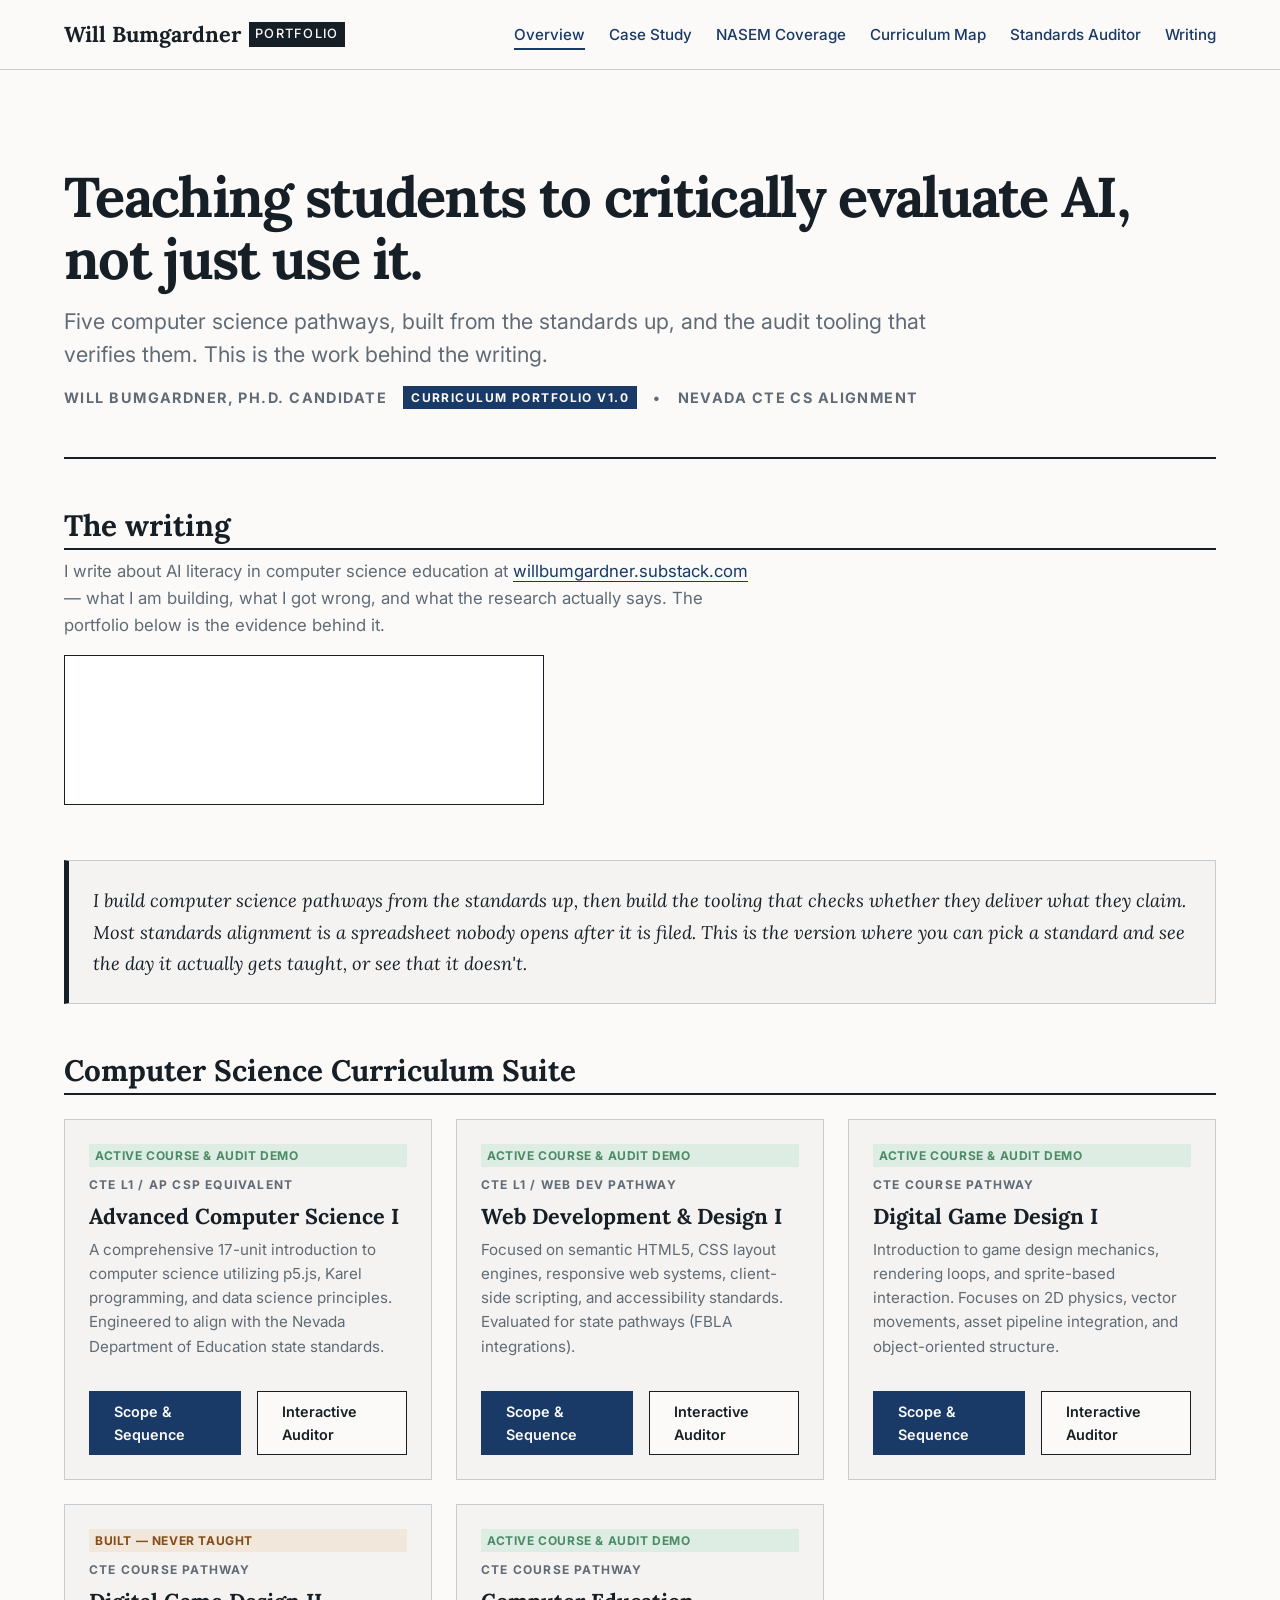
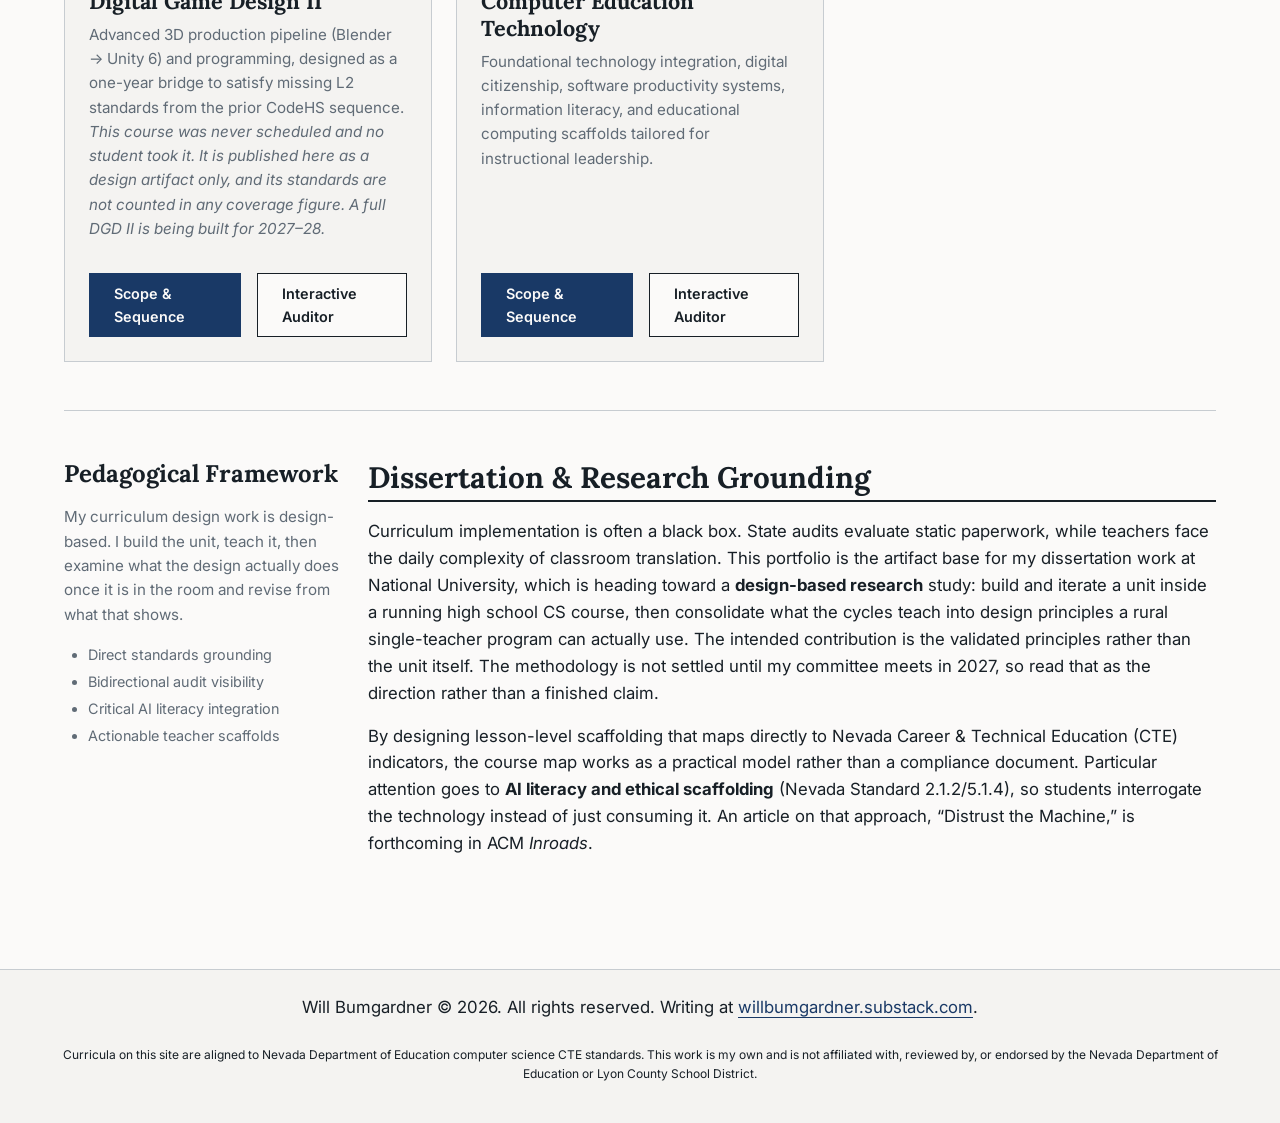
<file: index.html>
<!DOCTYPE html>
<html lang="en">
<head>
  <meta charset="UTF-8">
  <meta name="viewport" content="width=device-width, initial-scale=1.0">
  <title>Will Bumgardner — AI Literacy in CS Education</title>
  <meta name="description" content="Teaching students to critically evaluate AI, not just use it. Five computer science pathways built from the standards up, with the audit tooling that verifies them.">
  <link rel="stylesheet" href="style.css">
  <style>
    /* Hero specific layout */
    .hero {
      border-bottom: 2px solid var(--border-color-dark);
      padding: var(--spacing-xl) 0;
      margin-bottom: var(--spacing-xl);
    }
    .hero-title {
      font-size: 3.5rem;
      letter-spacing: -0.03em;
      line-height: 1.1;
      margin-bottom: var(--spacing-md);
    }
    .hero-meta {
      font-size: 0.9rem;
      text-transform: uppercase;
      letter-spacing: 0.1em;
      color: var(--text-secondary);
      font-weight: 700;
      display: flex;
      flex-wrap: wrap;
      gap: var(--spacing-md);
      align-items: center;
      margin-top: var(--spacing-md);
    }
    .hero-tag {
      background-color: var(--color-accent);
      color: var(--bg-canvas);
      padding: 2px 8px;
      font-size: 0.75rem;
    }
    
    /* Academic abstract block */
    .abstract-block {
      border: 1px solid var(--border-color);
      border-left: 5px solid var(--border-color-dark);
      padding: var(--spacing-lg);
      background-color: var(--bg-card);
      font-family: var(--font-serif);
      font-size: 1.15rem;
      line-height: 1.7;
      margin-bottom: var(--spacing-xl);
      font-style: italic;
    }
    
    .course-status-badge {
      display: inline-block;
      font-size: 0.75rem;
      font-weight: 700;
      text-transform: uppercase;
      letter-spacing: 0.05em;
      padding: 2px 6px;
      background-color: var(--border-color);
      color: var(--text-secondary);
      margin-bottom: var(--spacing-sm);
    }
    .status-active {
      background-color: hsl(145, 30%, 90%);
      color: var(--color-success);
    }
    /* Built but never delivered to students. Must stay visually distinct from
       status-active — the whole point is that a visitor can tell at a glance. */
    .status-unrun {
      background-color: hsl(35, 45%, 90%);
      color: hsl(30, 70%, 30%);
    }
  </style>
</head>
<body>

  <!-- Navigation -->
  <header>
    <div class="nav-container">
      <a href="index.html" class="brand">
        Will Bumgardner <span class="brand-subtitle">Portfolio</span>
      </a>
      <nav>
        <ul>
          <li><a href="index.html" class="active">Overview</a></li>
          <li><a href="case-study.html">Case Study</a></li>
          <li><a href="nasem-coverage.html">NASEM Coverage</a></li>
          <li><a href="curriculum.html">Curriculum Map</a></li>
          <li><a href="crosswalk.html">Standards Auditor</a></li>
          <li><a href="https://willbumgardner.substack.com">Writing</a></li>
        </ul>
      </nav>
    </div>
  </header>

  <!-- Main Content -->
  <main>
    <!-- Hero Section -->
    <section class="hero">
      <h1 class="hero-title">Teaching students to critically evaluate AI, not just use it.</h1>
      <p class="lead" style="font-size: 1.35rem; line-height: 1.5; max-width: 900px; color: var(--text-secondary);">
        Five computer science pathways, built from the standards up, and the audit tooling that verifies them. This is the work behind the writing.
      </p>
      <div class="hero-meta">
        <span>Will Bumgardner, Ph.D. Candidate</span>
        <span class="hero-tag">Curriculum Portfolio v1.0</span>
        <span>•</span>
        <span>Nevada CTE CS Alignment</span>
      </div>
    </section>

    <!-- Substack: the list is the asset. Site is the evidence layer; writing is the front door. -->
    <section class="section" style="margin-bottom: var(--spacing-xl);">
      <h2 style="margin-bottom: var(--spacing-sm);">The writing</h2>
      <p style="max-width: 700px; color: var(--text-secondary); margin-bottom: var(--spacing-md);">
        I write about AI literacy in computer science education at
        <a href="https://willbumgardner.substack.com">willbumgardner.substack.com</a> — what I am building, what I got wrong, and what the research actually says. The portfolio below is the evidence behind it.
      </p>
      <iframe src="https://willbumgardner.substack.com/embed"
              width="480" height="150"
              style="border:1px solid var(--border-color-dark); background:white; max-width:100%;"
              frameborder="0" scrolling="no"
              title="Subscribe to Will Bumgardner's Substack"></iframe>
    </section>

    <!-- Executive Abstract -->
    <div class="abstract-block">
      I build computer science pathways from the standards up, then build the tooling that checks whether they deliver what they claim. Most standards alignment is a spreadsheet nobody opens after it is filed. This is the version where you can pick a standard and see the day it actually gets taught, or see that it doesn't.
    </div>

    <!-- Main Grid: Core Products -->
    <section class="section">
      <h2 style="margin-bottom: var(--spacing-lg);">Computer Science Curriculum Suite</h2>
      <div class="grid-3">
        
        <!-- Advanced CS I -->
        <div class="card">
          <div class="course-status-badge status-active">Active Course &amp; Audit Demo</div>
          <div class="card-label">CTE L1 / AP CSP Equivalent</div>
          <h3 style="margin-bottom: var(--spacing-sm);">Advanced Computer Science I</h3>
          <p style="font-size: 0.95rem; color: var(--text-secondary); flex-grow: 1;">
            A comprehensive 17-unit introduction to computer science utilizing p5.js, Karel programming, and data science principles. Engineered to align with the Nevada Department of Education state standards.
          </p>
          <div style="margin-top: var(--spacing-md); display: flex; gap: var(--spacing-md);">
            <a href="curriculum.html?course=acs_i" class="btn btn-primary">Scope &amp; Sequence</a>
            <a href="crosswalk.html?course=acs_i" class="btn">Interactive Auditor</a>
          </div>
        </div>

        <!-- Web Dev & Design I -->
        <div class="card">
          <div class="course-status-badge status-active">Active Course &amp; Audit Demo</div>
          <div class="card-label">CTE L1 / Web Dev Pathway</div>
          <h3 style="margin-bottom: var(--spacing-sm);">Web Development &amp; Design I</h3>
          <p style="font-size: 0.95rem; color: var(--text-secondary); flex-grow: 1;">
            Focused on semantic HTML5, CSS layout engines, responsive web systems, client-side scripting, and accessibility standards. Evaluated for state pathways (FBLA integrations).
          </p>
          <div style="margin-top: var(--spacing-md); display: flex; gap: var(--spacing-md);">
            <a href="curriculum.html?course=wdd_i" class="btn btn-primary">Scope &amp; Sequence</a>
            <a href="crosswalk.html?course=wdd_i" class="btn">Interactive Auditor</a>
          </div>
        </div>

        <!-- Digital Game Design I -->
        <div class="card">
          <div class="course-status-badge status-active">Active Course &amp; Audit Demo</div>
          <div class="card-label">CTE Course Pathway</div>
          <h3 style="margin-bottom: var(--spacing-sm);">Digital Game Design I</h3>
          <p style="font-size: 0.95rem; color: var(--text-secondary); flex-grow: 1;">
            Introduction to game design mechanics, rendering loops, and sprite-based interaction. Focuses on 2D physics, vector movements, asset pipeline integration, and object-oriented structure.
          </p>
          <div style="margin-top: var(--spacing-md); display: flex; gap: var(--spacing-md);">
            <a href="curriculum.html?course=dgd_i" class="btn btn-primary">Scope &amp; Sequence</a>
            <a href="crosswalk.html?course=dgd_i" class="btn">Interactive Auditor</a>
          </div>
        </div>


        <!-- Digital Game Design II -->
        <div class="card">
          <div class="course-status-badge status-unrun">Built &mdash; Never Taught</div>
          <div class="card-label">CTE Course Pathway</div>
          <h3 style="margin-bottom: var(--spacing-sm);">Digital Game Design II</h3>
          <p style="font-size: 0.95rem; color: var(--text-secondary); flex-grow: 1;">
            Advanced 3D production pipeline (Blender &rarr; Unity 6) and programming, designed as a one-year bridge to satisfy missing L2 standards from the prior CodeHS sequence.
            <em>This course was never scheduled and no student took it. It is published here as a design artifact only, and its standards are not counted in any coverage figure. A full DGD II is being built for 2027&ndash;28.</em>
          </p>
          <div style="margin-top: var(--spacing-md); display: flex; gap: var(--spacing-md);">
            <a href="curriculum.html?course=dgd_ii" class="btn btn-primary">Scope &amp; Sequence</a>
            <a href="crosswalk.html?course=dgd_ii" class="btn">Interactive Auditor</a>
          </div>
        </div>


        <!-- Computer Education Technology -->
        <div class="card">
          <div class="course-status-badge status-active">Active Course &amp; Audit Demo</div>
          <div class="card-label">CTE Course Pathway</div>
          <h3 style="margin-bottom: var(--spacing-sm);">Computer Education Technology</h3>
          <p style="font-size: 0.95rem; color: var(--text-secondary); flex-grow: 1;">
            Foundational technology integration, digital citizenship, software productivity systems, information literacy, and educational computing scaffolds tailored for instructional leadership.
          </p>
          <div style="margin-top: var(--spacing-md); display: flex; gap: var(--spacing-md);">
            <a href="curriculum.html?course=cet" class="btn btn-primary">Scope &amp; Sequence</a>
            <a href="crosswalk.html?course=cet" class="btn">Interactive Auditor</a>
          </div>
        </div>


      </div>
    </section>

    <!-- Dissertation Framework Section -->
    <section class="section" style="border-top: 1px solid var(--border-color); padding-top: var(--spacing-xl);">
      <div class="grid-sidebar">
        <div>
          <h3 class="font-serif" style="font-size: 1.5rem; margin-bottom: var(--spacing-md);">Pedagogical Framework</h3>
          <p style="font-size: 0.95rem; color: var(--text-secondary);">
            My curriculum design work is design-based. I build the unit, teach it, then examine what the design actually does once it is in the room and revise from what that shows.
          </p>
          <ul style="padding-left: var(--spacing-lg); font-size: 0.9rem; color: var(--text-secondary); display:flex; flex-direction:column; gap:var(--spacing-xs);">
            <li>Direct standards grounding</li>
            <li>Bidirectional audit visibility</li>
            <li>Critical AI literacy integration</li>
            <li>Actionable teacher scaffolds</li>
          </ul>
        </div>
        <div>
          <h2>Dissertation &amp; Research Grounding</h2>
          <p>
            Curriculum implementation is often a black box. State audits evaluate static paperwork, while teachers face the daily complexity of classroom translation. This portfolio is the artifact base for my dissertation work at National University, which is heading toward a <strong>design-based research</strong> study: build and iterate a unit inside a running high school CS course, then consolidate what the cycles teach into design principles a rural single-teacher program can actually use. The intended contribution is the validated principles rather than the unit itself. The methodology is not settled until my committee meets in 2027, so read that as the direction rather than a finished claim.
          </p>
          <p>
            By designing lesson-level scaffolding that maps directly to Nevada Career &amp; Technical Education (CTE) indicators, the course map works as a practical model rather than a compliance document. Particular attention goes to <strong>AI literacy and ethical scaffolding</strong> (Nevada Standard 2.1.2/5.1.4), so students interrogate the technology instead of just consuming it. An article on that approach, &ldquo;Distrust the Machine,&rdquo; is forthcoming in ACM <em>Inroads</em>.
          </p>
        </div>
      </div>
    </section>
  </main>

  <!-- Footer -->
  <footer>
    <div class="footer-content">
      <p>Will Bumgardner &copy; 2026. All rights reserved. Writing at <a href="https://willbumgardner.substack.com">willbumgardner.substack.com</a>.</p>
      <p style="font-size: 0.75rem;">Curricula on this site are aligned to Nevada Department of Education computer science CTE standards. This work is my own and is not affiliated with, reviewed by, or endorsed by the Nevada Department of Education or Lyon County School District.</p>
    </div>
  </footer>

</body>
</html>
</file>
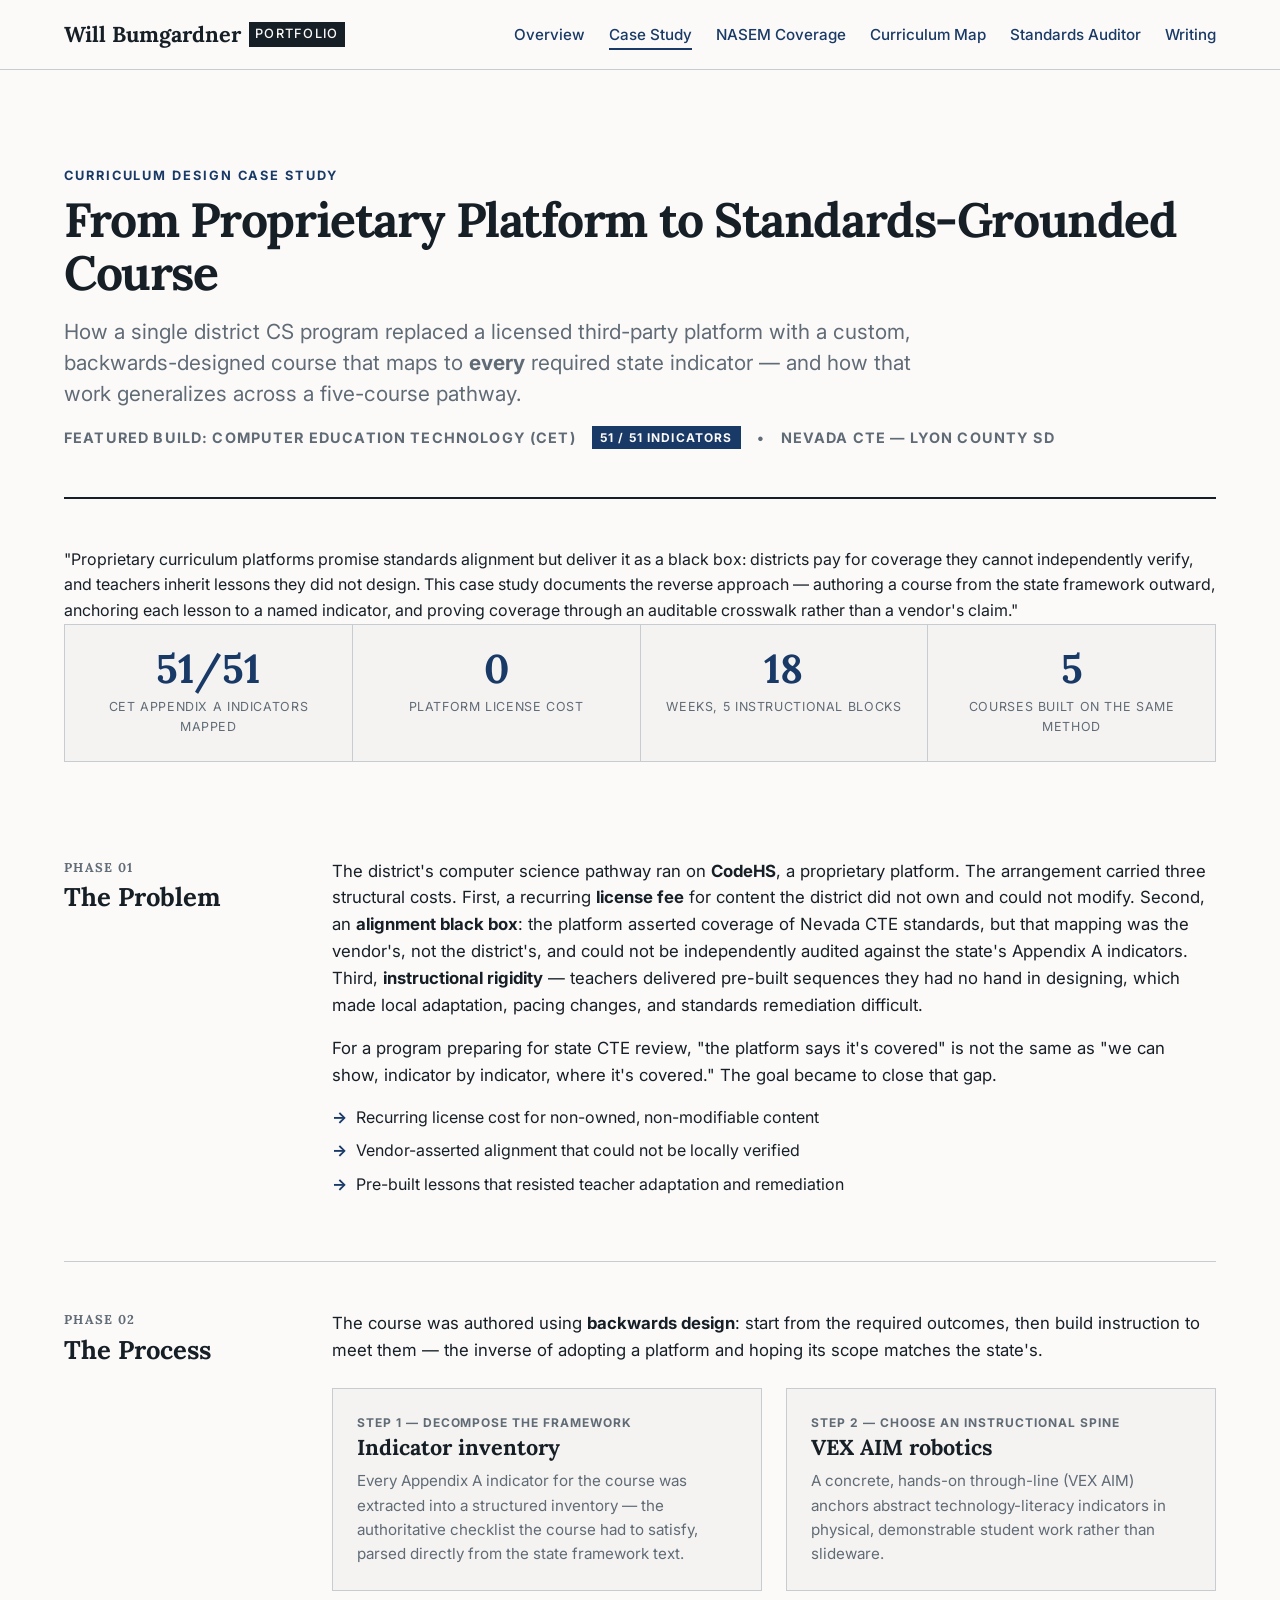
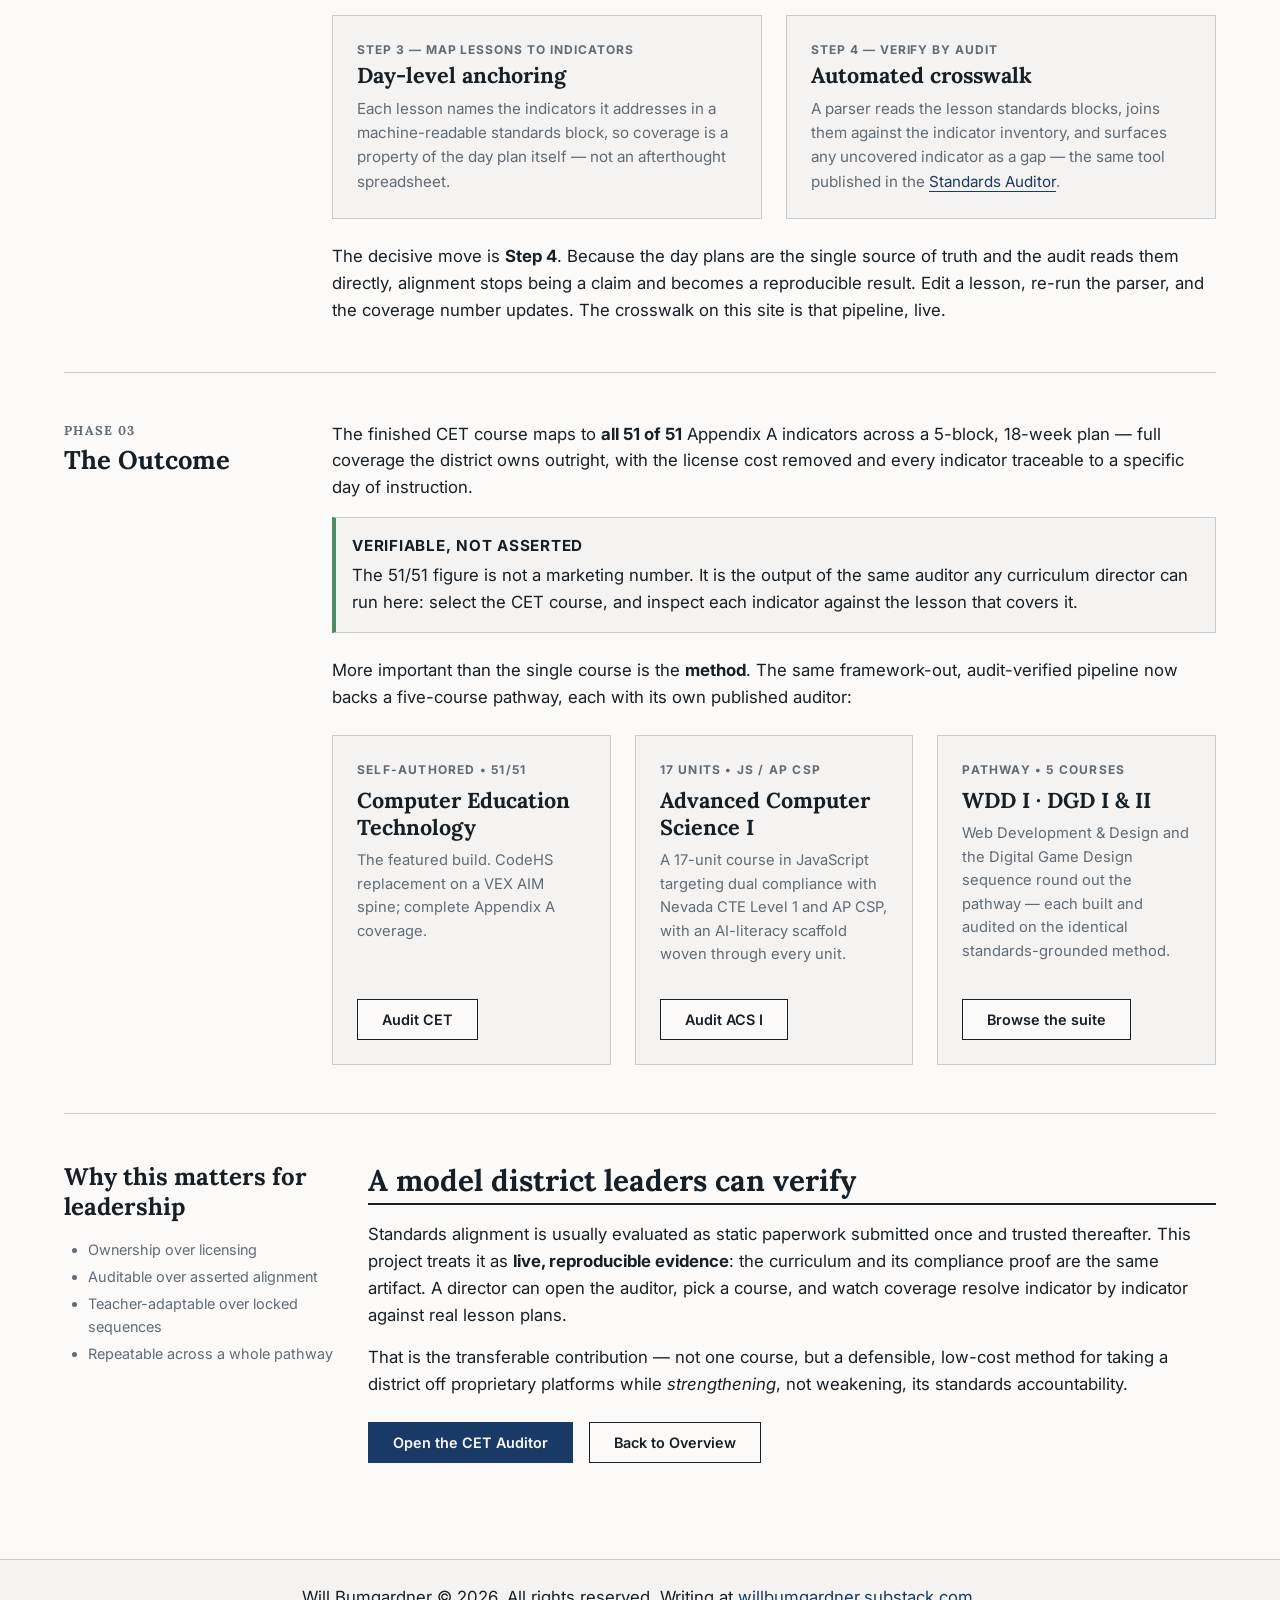
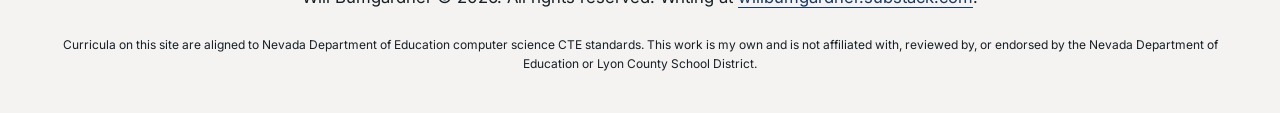
<file: case-study.html>
<!DOCTYPE html>
<html lang="en">
<head>
  <meta charset="UTF-8">
  <meta name="viewport" content="width=device-width, initial-scale=1.0">
  <title>Case Study: Replacing a Proprietary Platform with Standards-Grounded Curriculum</title>
  <meta name="description" content="A curriculum-design case study: transitioning a Nevada CTE computer science program off a proprietary platform (CodeHS) to a custom, standards-grounded course achieving 51/51 indicator coverage.">
  <link rel="stylesheet" href="style.css">
  <style>
    /* Case-study hero */
    .cs-hero {
      border-bottom: 2px solid var(--border-color-dark);
      padding: var(--spacing-xl) 0;
      margin-bottom: var(--spacing-xl);
    }
    .cs-eyebrow {
      font-size: 0.8rem;
      text-transform: uppercase;
      letter-spacing: 0.15em;
      font-weight: 700;
      color: var(--color-accent);
      margin-bottom: var(--spacing-sm);
    }
    .cs-hero-title {
      font-size: 3rem;
      letter-spacing: -0.03em;
      line-height: 1.1;
      margin-bottom: var(--spacing-md);
    }
    .cs-hero-meta {
      font-size: 0.9rem;
      text-transform: uppercase;
      letter-spacing: 0.08em;
      color: var(--text-secondary);
      font-weight: 700;
      display: flex;
      flex-wrap: wrap;
      gap: var(--spacing-md);
      align-items: center;
      margin-top: var(--spacing-md);
    }
    .cs-hero-tag {
      background-color: var(--color-accent);
      color: var(--bg-canvas);
      padding: 2px 8px;
      font-size: 0.75rem;
    }

    /* Headline metric band */
    .metric-band {
      display: grid;
      grid-template-columns: 1fr;
      gap: 1px;
      background-color: var(--border-color);
      border: 1px solid var(--border-color);
      margin-bottom: var(--spacing-xl);
    }
    @media (min-width: 768px) {
      .metric-band { grid-template-columns: repeat(4, 1fr); }
    }
    .metric-cell {
      background-color: var(--bg-card);
      padding: var(--spacing-lg);
      text-align: center;
    }
    .metric-val {
      font-family: var(--font-serif);
      font-size: 2.5rem;
      font-weight: 700;
      color: var(--color-accent);
      line-height: 1;
    }
    .metric-lbl {
      font-size: 0.78rem;
      text-transform: uppercase;
      letter-spacing: 0.05em;
      color: var(--text-secondary);
      margin-top: var(--spacing-sm);
    }

    /* Problem / Process / Outcome rhythm */
    .phase {
      display: grid;
      grid-template-columns: 1fr;
      gap: var(--spacing-lg);
      padding: var(--spacing-xl) 0;
      border-bottom: 1px solid var(--border-color);
    }
    @media (min-width: 992px) {
      .phase { grid-template-columns: 220px 1fr; gap: var(--spacing-xl); }
    }
    .phase-marker {
      font-family: var(--font-serif);
    }
    .phase-num {
      font-size: 0.8rem;
      font-weight: 700;
      text-transform: uppercase;
      letter-spacing: 0.1em;
      color: var(--text-secondary);
    }
    .phase-name {
      font-size: 1.6rem;
      font-weight: 700;
      line-height: 1.15;
      margin-top: var(--spacing-xs);
    }
    .phase-body p:last-child { margin-bottom: 0; }

    .pull-list {
      list-style: none;
      margin: var(--spacing-md) 0;
      display: flex;
      flex-direction: column;
      gap: var(--spacing-sm);
    }
    .pull-list li {
      padding-left: var(--spacing-lg);
      position: relative;
      font-size: 1.0rem;
      color: var(--text-primary);
    }
    .pull-list li::before {
      content: '→';
      position: absolute;
      left: 0;
      color: var(--color-accent);
      font-weight: 700;
    }

    .process-step-label {
      font-family: var(--font-sans);
      font-size: 0.75rem;
      font-weight: 700;
      text-transform: uppercase;
      letter-spacing: 0.08em;
      color: var(--text-secondary);
      display: block;
      margin-bottom: 2px;
    }
  </style>
</head>
<body>

  <!-- Navigation -->
  <header>
    <div class="nav-container">
      <a href="index.html" class="brand">
        Will Bumgardner <span class="brand-subtitle">Portfolio</span>
      </a>
      <nav>
        <ul>
          <li><a href="index.html">Overview</a></li>
          <li><a href="case-study.html" class="active">Case Study</a></li>
          <li><a href="nasem-coverage.html">NASEM Coverage</a></li>
          <li><a href="curriculum.html">Curriculum Map</a></li>
          <li><a href="crosswalk.html">Standards Auditor</a></li>
          <li><a href="https://willbumgardner.substack.com">Writing</a></li>
        </ul>
      </nav>
    </div>
  </header>

  <!-- Main Content -->
  <main>

    <!-- Hero -->
    <section class="cs-hero">
      <div class="cs-eyebrow">Curriculum Design Case Study</div>
      <h1 class="cs-hero-title">From Proprietary Platform to Standards-Grounded Course</h1>
      <p class="lead" style="font-size: 1.3rem; line-height: 1.5; max-width: 880px; color: var(--text-secondary);">
        How a single district CS program replaced a licensed third-party platform with a custom, backwards-designed
        course that maps to <strong>every</strong> required state indicator &mdash; and how that work generalizes
        across a five-course pathway.
      </p>
      <div class="cs-hero-meta">
        <span>Featured build: Computer Education Technology (CET)</span>
        <span class="cs-hero-tag">51 / 51 Indicators</span>
        <span>&bull;</span>
        <span>Nevada CTE &mdash; Lyon County SD</span>
      </div>
    </section>

    <!-- Executive abstract -->
    <div class="abstract-block">
      "Proprietary curriculum platforms promise standards alignment but deliver it as a black box: districts pay for
      coverage they cannot independently verify, and teachers inherit lessons they did not design. This case study
      documents the reverse approach &mdash; authoring a course from the state framework outward, anchoring each lesson
      to a named indicator, and proving coverage through an auditable crosswalk rather than a vendor's claim."
    </div>

    <!-- Headline metrics -->
    <section class="section">
      <div class="metric-band">
        <div class="metric-cell">
          <div class="metric-val">51/51</div>
          <div class="metric-lbl">CET Appendix&nbsp;A indicators mapped</div>
        </div>
        <div class="metric-cell">
          <div class="metric-val">0</div>
          <div class="metric-lbl">Platform license cost</div>
        </div>
        <div class="metric-cell">
          <div class="metric-val">18</div>
          <div class="metric-lbl">Weeks, 5 instructional blocks</div>
        </div>
        <div class="metric-cell">
          <div class="metric-val">5</div>
          <div class="metric-lbl">Courses built on the same method</div>
        </div>
      </div>
    </section>

    <!-- PROBLEM -->
    <section class="phase">
      <div class="phase-marker">
        <div class="phase-num">Phase 01</div>
        <div class="phase-name">The Problem</div>
      </div>
      <div class="phase-body">
        <p>
          The district's computer science pathway ran on <strong>CodeHS</strong>, a proprietary platform. The arrangement
          carried three structural costs. First, a recurring <strong>license fee</strong> for content the district did not
          own and could not modify. Second, an <strong>alignment black box</strong>: the platform asserted coverage of
          Nevada CTE standards, but that mapping was the vendor's, not the district's, and could not be independently
          audited against the state's Appendix A indicators. Third, <strong>instructional rigidity</strong> &mdash; teachers
          delivered pre-built sequences they had no hand in designing, which made local adaptation, pacing changes, and
          standards remediation difficult.
        </p>
        <p>
          For a program preparing for state CTE review, "the platform says it's covered" is not the same as
          "we can show, indicator by indicator, where it's covered." The goal became to close that gap.
        </p>
        <ul class="pull-list">
          <li>Recurring license cost for non-owned, non-modifiable content</li>
          <li>Vendor-asserted alignment that could not be locally verified</li>
          <li>Pre-built lessons that resisted teacher adaptation and remediation</li>
        </ul>
      </div>
    </section>

    <!-- PROCESS -->
    <section class="phase">
      <div class="phase-marker">
        <div class="phase-num">Phase 02</div>
        <div class="phase-name">The Process</div>
      </div>
      <div class="phase-body">
        <p>
          The course was authored using <strong>backwards design</strong>: start from the required outcomes, then build
          instruction to meet them &mdash; the inverse of adopting a platform and hoping its scope matches the state's.
        </p>

        <div class="grid-2" style="margin: var(--spacing-lg) 0;">
          <div class="card">
            <span class="process-step-label">Step 1 &mdash; Decompose the framework</span>
            <h3 style="margin-bottom: var(--spacing-sm);">Indicator inventory</h3>
            <p style="font-size: 0.95rem; color: var(--text-secondary); margin-bottom: 0;">
              Every Appendix&nbsp;A indicator for the course was extracted into a structured inventory &mdash; the
              authoritative checklist the course had to satisfy, parsed directly from the state framework text.
            </p>
          </div>
          <div class="card">
            <span class="process-step-label">Step 2 &mdash; Choose an instructional spine</span>
            <h3 style="margin-bottom: var(--spacing-sm);">VEX AIM robotics</h3>
            <p style="font-size: 0.95rem; color: var(--text-secondary); margin-bottom: 0;">
              A concrete, hands-on through-line (VEX AIM) anchors abstract technology-literacy indicators in physical,
              demonstrable student work rather than slideware.
            </p>
          </div>
          <div class="card">
            <span class="process-step-label">Step 3 &mdash; Map lessons to indicators</span>
            <h3 style="margin-bottom: var(--spacing-sm);">Day-level anchoring</h3>
            <p style="font-size: 0.95rem; color: var(--text-secondary); margin-bottom: 0;">
              Each lesson names the indicators it addresses in a machine-readable standards block, so coverage is a
              property of the day plan itself &mdash; not an afterthought spreadsheet.
            </p>
          </div>
          <div class="card">
            <span class="process-step-label">Step 4 &mdash; Verify by audit</span>
            <h3 style="margin-bottom: var(--spacing-sm);">Automated crosswalk</h3>
            <p style="font-size: 0.95rem; color: var(--text-secondary); margin-bottom: 0;">
              A parser reads the lesson standards blocks, joins them against the indicator inventory, and surfaces any
              uncovered indicator as a gap &mdash; the same tool published in the
              <a href="crosswalk.html?course=cet">Standards Auditor</a>.
            </p>
          </div>
        </div>

        <p>
          The decisive move is <strong>Step 4</strong>. Because the day plans are the single source of truth and the
          audit reads them directly, alignment stops being a claim and becomes a reproducible result. Edit a lesson,
          re-run the parser, and the coverage number updates. The crosswalk on this site is that pipeline, live.
        </p>
      </div>
    </section>

    <!-- OUTCOME -->
    <section class="phase">
      <div class="phase-marker">
        <div class="phase-num">Phase 03</div>
        <div class="phase-name">The Outcome</div>
      </div>
      <div class="phase-body">
        <p>
          The finished CET course maps to <strong>all 51 of 51</strong> Appendix&nbsp;A indicators across a 5-block,
          18-week plan &mdash; full coverage the district owns outright, with the license cost removed and every
          indicator traceable to a specific day of instruction.
        </p>

        <div class="alert-panel success">
          <div class="alert-title">Verifiable, not asserted</div>
          <p style="margin-bottom: 0;">
            The 51/51 figure is not a marketing number. It is the output of the same auditor any curriculum director can
            run here: select the CET course, and inspect each indicator against the lesson that covers it.
          </p>
        </div>

        <p>
          More important than the single course is the <strong>method</strong>. The same framework-out, audit-verified
          pipeline now backs a five-course pathway, each with its own published auditor:
        </p>

        <div class="grid-3" style="margin-top: var(--spacing-lg);">
          <div class="card">
            <div class="card-label">Self-authored &bull; 51/51</div>
            <h3 style="margin-bottom: var(--spacing-sm);">Computer Education Technology</h3>
            <p style="font-size: 0.92rem; color: var(--text-secondary); flex-grow: 1;">
              The featured build. CodeHS replacement on a VEX AIM spine; complete Appendix&nbsp;A coverage.
            </p>
            <div style="margin-top: var(--spacing-md);">
              <a href="crosswalk.html?course=cet" class="btn">Audit CET</a>
            </div>
          </div>
          <div class="card">
            <div class="card-label">17 units &bull; JS / AP CSP</div>
            <h3 style="margin-bottom: var(--spacing-sm);">Advanced Computer Science I</h3>
            <p style="font-size: 0.92rem; color: var(--text-secondary); flex-grow: 1;">
              A 17-unit course in JavaScript targeting dual compliance with Nevada CTE Level&nbsp;1 and AP CSP, with an
              AI-literacy scaffold woven through every unit.
            </p>
            <div style="margin-top: var(--spacing-md);">
              <a href="crosswalk.html?course=acs_i" class="btn">Audit ACS&nbsp;I</a>
            </div>
          </div>
          <div class="card">
            <div class="card-label">Pathway &bull; 5 courses</div>
            <h3 style="margin-bottom: var(--spacing-sm);">WDD I &middot; DGD I &amp; II</h3>
            <p style="font-size: 0.92rem; color: var(--text-secondary); flex-grow: 1;">
              Web Development &amp; Design and the Digital Game Design sequence round out the pathway &mdash; each built
              and audited on the identical standards-grounded method.
            </p>
            <div style="margin-top: var(--spacing-md);">
              <a href="curriculum.html" class="btn">Browse the suite</a>
            </div>
          </div>
        </div>
      </div>
    </section>

    <!-- Why it matters / leadership framing -->
    <section class="section" style="padding-top: var(--spacing-xl);">
      <div class="grid-sidebar">
        <div>
          <h3 class="font-serif" style="font-size: 1.5rem; margin-bottom: var(--spacing-md);">Why this matters for leadership</h3>
          <ul style="padding-left: var(--spacing-lg); font-size: 0.9rem; color: var(--text-secondary); display:flex; flex-direction:column; gap:var(--spacing-xs);">
            <li>Ownership over licensing</li>
            <li>Auditable over asserted alignment</li>
            <li>Teacher-adaptable over locked sequences</li>
            <li>Repeatable across a whole pathway</li>
          </ul>
        </div>
        <div>
          <h2>A model district leaders can verify</h2>
          <p>
            Standards alignment is usually evaluated as static paperwork submitted once and trusted thereafter. This
            project treats it as <strong>live, reproducible evidence</strong>: the curriculum and its compliance proof
            are the same artifact. A director can open the auditor, pick a course, and watch coverage resolve indicator
            by indicator against real lesson plans.
          </p>
          <p>
            That is the transferable contribution &mdash; not one course, but a defensible, low-cost method for taking a
            district off proprietary platforms while <em>strengthening</em>, not weakening, its standards accountability.
          </p>
          <div style="margin-top: var(--spacing-lg); display: flex; gap: var(--spacing-md); flex-wrap: wrap;">
            <a href="crosswalk.html?course=cet" class="btn btn-primary">Open the CET Auditor</a>
            <a href="index.html" class="btn">Back to Overview</a>
          </div>
        </div>
      </div>
    </section>

  </main>

  <!-- Footer -->
  <footer>
    <div class="footer-content">
      <p>Will Bumgardner &copy; 2026. All rights reserved. Writing at <a href="https://willbumgardner.substack.com">willbumgardner.substack.com</a>.</p>
      <p style="font-size: 0.75rem;">Curricula on this site are aligned to Nevada Department of Education computer science CTE standards. This work is my own and is not affiliated with, reviewed by, or endorsed by the Nevada Department of Education or Lyon County School District.</p>
    </div>
  </footer>

</body>
</html>
</file>
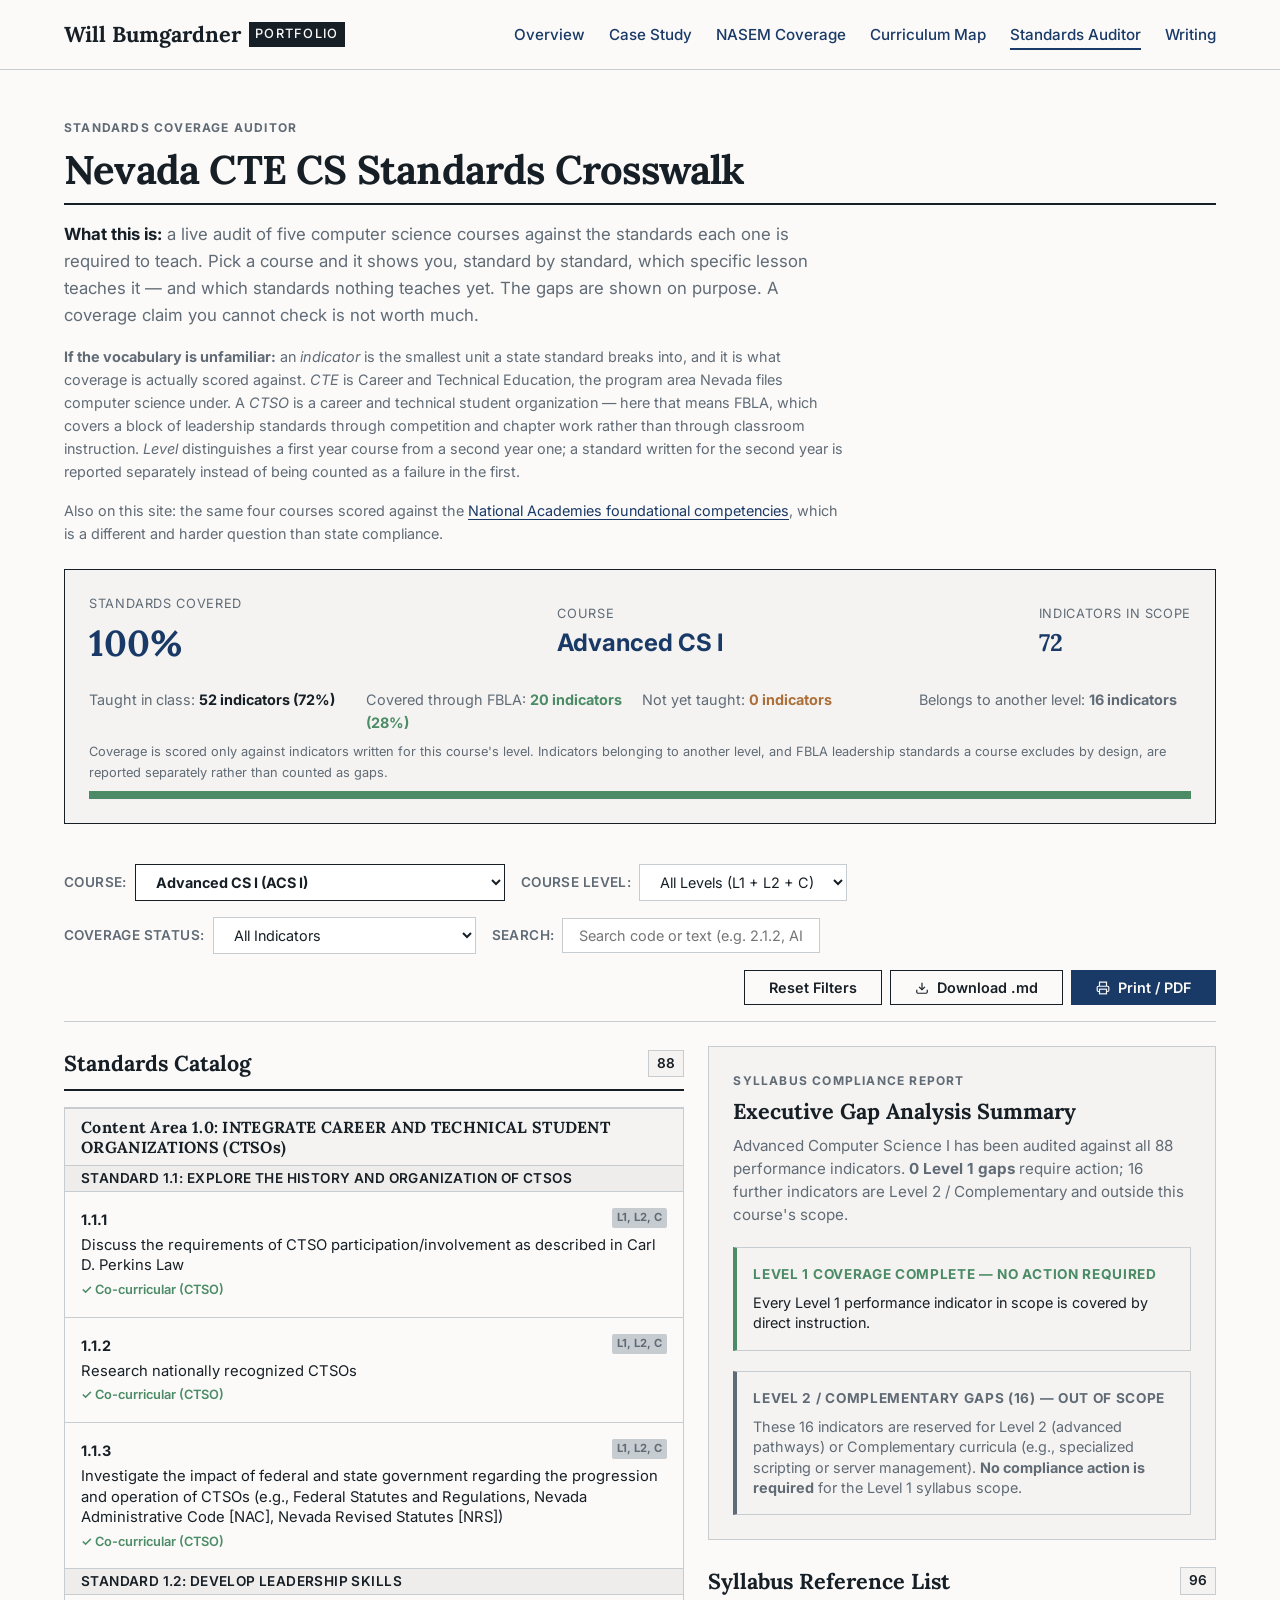
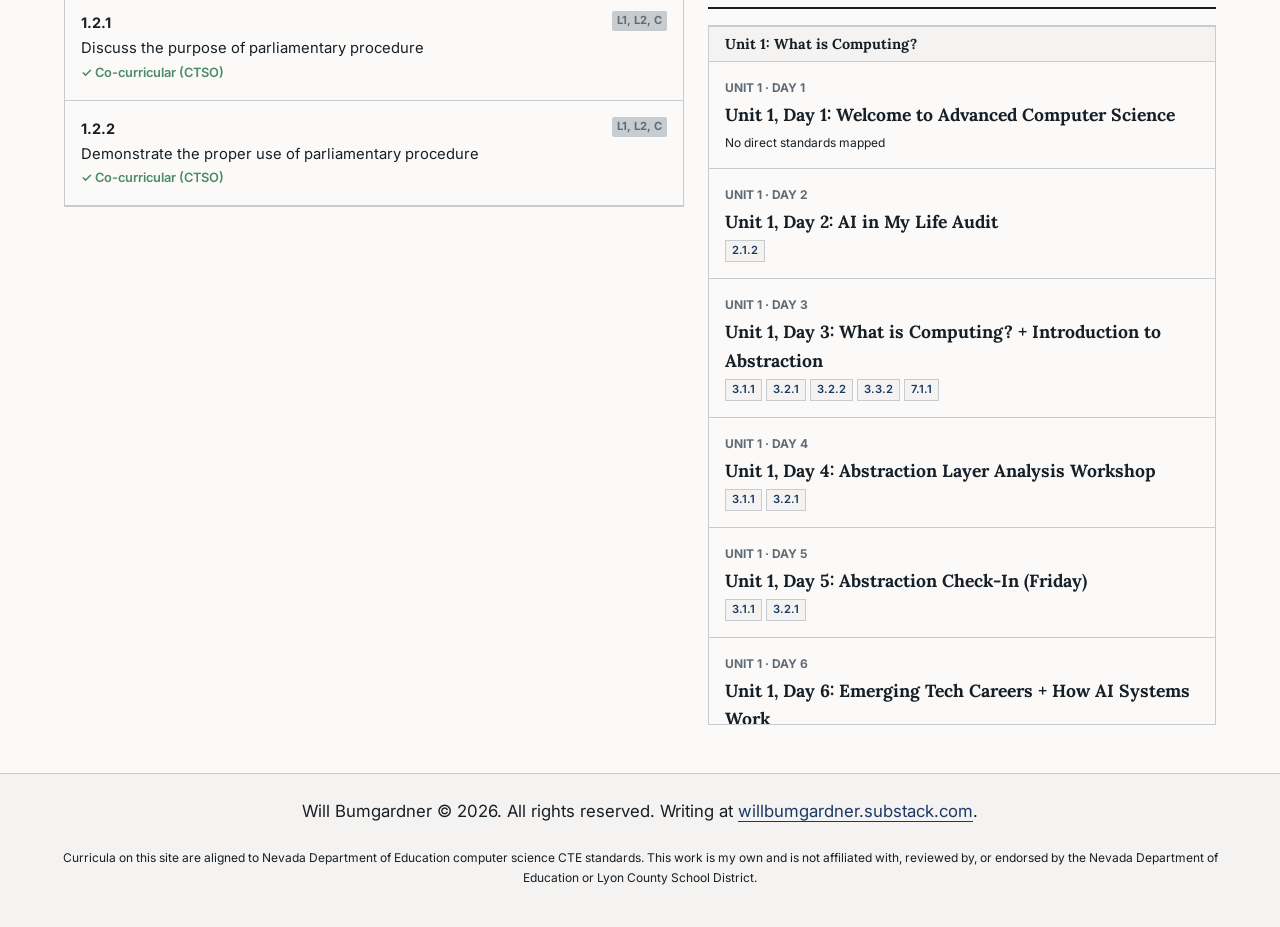
<file: crosswalk.html>
<!DOCTYPE html>
<html lang="en">
<head>
  <meta charset="UTF-8">
  <meta name="viewport" content="width=device-width, initial-scale=1.0">
  <title>Nevada CTE CS Standards Compliance Auditor</title>
  <meta name="description" content="Interactive CTE Standards compliance auditor mapping the Advanced CS I course map to the official Nevada CS standards.">
  <link rel="stylesheet" href="style.css">
  <style>
    .auditor-title-row {
      margin-bottom: var(--spacing-md);
      border-bottom: 2px solid var(--border-color-dark);
      padding-bottom: var(--spacing-sm);
    }
  </style>
</head>
<body>

  <!-- Navigation -->
  <header>
    <div class="nav-container">
      <a href="index.html" class="brand">
        Will Bumgardner <span class="brand-subtitle">Portfolio</span>
      </a>
      <nav>
        <ul>
          <li><a href="index.html">Overview</a></li>
          <li><a href="case-study.html">Case Study</a></li>
          <li><a href="nasem-coverage.html">NASEM Coverage</a></li>
          <li><a href="curriculum.html">Curriculum Map</a></li>
          <li><a href="crosswalk.html" class="active">Standards Auditor</a></li>
          <li><a href="https://willbumgardner.substack.com">Writing</a></li>
        </ul>
      </nav>
    </div>
  </header>

  <!-- Main Content -->
  <main>
    <div class="auditor-title-row">
      <div class="card-label">Standards coverage auditor</div>
      <h1 class="font-serif" style="margin-bottom: 0;">Nevada CTE CS Standards Crosswalk</h1>
    </div>

    <div style="max-width: 780px; margin-bottom: var(--spacing-lg);">
      <p style="font-size: 1.05rem; line-height: 1.6; color: var(--text-secondary);">
        <strong style="color: var(--text-primary);">What this is:</strong> a live audit of five computer science
        courses against the standards each one is required to teach. Pick a course and it shows you, standard by
        standard, which specific lesson teaches it &mdash; and which standards nothing teaches yet. The gaps are
        shown on purpose. A coverage claim you cannot check is not worth much.
      </p>
      <p style="font-size: 0.9rem; line-height: 1.6; color: var(--text-secondary);">
        <strong>If the vocabulary is unfamiliar:</strong> an <em>indicator</em> is the smallest unit a state standard
        breaks into, and it is what coverage is actually scored against. <em>CTE</em> is Career and Technical
        Education, the program area Nevada files computer science under. A <em>CTSO</em> is a career and technical
        student organization &mdash; here that means FBLA, which covers a block of leadership standards through
        competition and chapter work rather than through classroom instruction. <em>Level</em> distinguishes a first
        year course from a second year one; a standard written for the second year is reported separately instead of
        being counted as a failure in the first.
      </p>
      <p style="font-size: 0.9rem; color: var(--text-secondary);">
        Also on this site: the same four courses scored against the
        <a href="nasem-coverage.html">National Academies foundational competencies</a>, which is a different and
        harder question than state compliance.
      </p>
    </div>

    <!-- Stats Panel -->
    <div class="auditor-header-panel">
      <div class="progress-stats-row">
        <div class="stat-item">
          <span class="stat-lbl">Standards covered</span>
          <span class="stat-val" id="stat-pct-covered">0%</span>
        </div>
        <div class="stat-item">
          <span class="stat-lbl">Course</span>
          <span class="stat-val" id="stat-active-syllabus" style="font-size: 1.5rem; font-family: var(--font-sans);">Advanced CS I</span>
        </div>
        <div class="stat-item">
          <span class="stat-lbl">Indicators in scope</span>
          <span class="stat-val" id="stat-total-stds" style="font-size: 1.5rem;">88</span>
        </div>
      </div>
      
      <div style="font-size: 0.9rem; color: var(--text-secondary); margin-bottom: var(--spacing-sm); display: grid; grid-template-columns: repeat(auto-fit, minmax(200px, 1fr)); gap: var(--spacing-xs);">
        <div>Taught in class: <strong id="stat-direct-stds" style="color:var(--text-primary);">0</strong></div>
        <div id="stat-fbla-row">Covered through FBLA: <strong id="stat-fbla-stds" style="color:var(--color-success);">0</strong></div>
        <div>Not yet taught: <strong id="stat-gaps-stds" style="color:var(--color-warning);">0</strong></div>
        <div>Belongs to another level: <strong id="stat-oos-stds" style="color:var(--text-secondary);">0</strong></div>
      </div>
      <p style="font-size: 0.8rem; color: var(--text-secondary); margin: 0 0 var(--spacing-sm);">
        Coverage is scored only against indicators written for this course's level. Indicators belonging to another level, and FBLA leadership standards a course excludes by design, are reported separately rather than counted as gaps.
      </p>
      
      <div class="progress-bar-container" title="Overall Standards Coverage Progress">
        <div class="progress-bar-fill" id="progress-bar-fill"></div>
      </div>
    </div>

    <!-- Filters and Controls -->
    <div class="filter-bar">
      <div class="filter-group">
        <label for="select-course">Course:</label>
        <select id="select-course" style="font-weight: 700; border-color: var(--border-color-dark);">
          <option value="acs_i">Advanced CS I (ACS I)</option>
          <option value="wdd_i">Web Dev & Design I (WDD I)</option>
          <option value="dgd_i">Digital Game Design I (DGD I)</option>
          <option value="dgd_ii">Digital Game Design II (DGD II) — never taught</option>
          <option value="cet">Computer Education Technology (CET)</option>
        </select>
      </div>

      <div class="filter-group">
        <label for="filter-level">Course Level:</label>
        <select id="filter-level">
          <option value="all">All Levels (L1 + L2 + C)</option>
          <option value="L1">Level 1 (L1)</option>
          <option value="L2">Level 2 (L2)</option>
          <option value="C">Complementary (C)</option>
        </select>
      </div>

      <div class="filter-group">
        <label for="filter-coverage">Coverage Status:</label>
        <select id="filter-coverage">
          <option value="all">All Indicators</option>
          <option value="covered">All Covered (Direct + FBLA)</option>
          <option value="direct">Direct Instruction only</option>
          <option value="fbla">CTSO/FBLA co-curricular only</option>
          <option value="gap">Compliance Gaps (Unmapped)</option>
        </select>
      </div>

      <div class="filter-group">
        <label for="search-query">Search:</label>
        <input type="text" id="search-query" placeholder="Search code or text (e.g. 2.1.2, AI)...">
      </div>

      <div style="margin-left: auto; display: flex; gap: var(--spacing-sm);">
        <button class="btn" id="btn-reset-filters">Reset Filters</button>
        <button class="btn" id="btn-export-md" title="Download the full audit as a Markdown file for administrative submissions">
          <svg width="14" height="14" viewBox="0 0 24 24" fill="none" stroke="currentColor" stroke-width="2"><path d="M21 15v4a2 2 0 0 1-2 2H5a2 2 0 0 1-2-2v-4"/><polyline points="7 10 12 15 17 10"/><line x1="12" y1="15" x2="12" y2="3"/></svg>
          Download .md
        </button>
        <button class="btn btn-primary" id="btn-export-audit">
          <svg width="14" height="14" viewBox="0 0 24 24" fill="none" stroke="currentColor" stroke-width="2"><path d="M6 9V2h12v7M6 18H4a2 2 0 0 1-2-2v-5a2 2 0 0 1 2-2h16a2 2 0 0 1 2 2v5a2 2 0 0 1-2 2h-2"/><rect x="6" y="14" width="12" height="8"/></svg>
          Print / PDF
        </button>
      </div>
    </div>

    <!-- Auditor Main View columns -->
    <div class="crosswalk-columns">
      
      <!-- Left Column: Standards tree -->
      <div>
        <div class="column-header">
          <span>Standards Catalog</span>
          <span class="column-header-count" id="standards-count">0</span>
        </div>
        <div class="standards-tree" id="standards-tree">
          <div class="p-4 text-center text-secondary">Processing Nevada State Standards...</div>
        </div>
      </div>
      
      <!-- Right Column: Interactive Details Panel & Lessons Reference -->
      <div style="display: flex; flex-direction: column; gap: var(--spacing-lg);">
        
        <!-- Selection Details Display -->
        <div id="details-display-panel">
          <div class="card text-center text-secondary" style="padding: 40px var(--spacing-lg);">
            <svg width="48" height="48" viewBox="0 0 24 24" fill="none" stroke="currentColor" stroke-width="1.5" style="margin: 0 auto 15px; color: var(--text-secondary); display: block;"><path d="M12 11c1.657 0 3-1.343 3-3s-1.343-3-3-3-3 1.343-3 3 1.343 3 3 3zM12 13c-2.76 0-8 1.39-8 4v2h16v-2c0-2.61-5.24-4-8-4z"/></svg>
            <h4 class="font-serif" style="margin-bottom: 5px;">Interactive Crosswalk Inspector</h4>
            <p style="font-size: 0.9rem; max-width: 320px; margin: 0 auto;">
              Click any Nevada CTE indicator on the left to inspect which course day(s) cover it. Click a lesson below to highlight its covered standards.
            </p>
          </div>
        </div>
        
        <!-- Quick Lessons Reference List -->
        <div>
          <div class="column-header">
            <span>Syllabus Reference List</span>
            <span class="column-header-count" id="lessons-count">0</span>
          </div>
          <div class="lessons-list" id="lessons-list">
            <div class="p-4 text-center text-secondary">Processing Course Syllabus...</div>
          </div>
        </div>

      </div>

    </div>
  </main>

  <!-- Footer -->
  <footer>
    <div class="footer-content">
      <p>Will Bumgardner &copy; 2026. All rights reserved. Writing at <a href="https://willbumgardner.substack.com">willbumgardner.substack.com</a>.</p>
      <p style="font-size: 0.75rem;">Curricula on this site are aligned to Nevada Department of Education computer science CTE standards. This work is my own and is not affiliated with, reviewed by, or endorsed by the Nevada Department of Education or Lyon County School District.</p>
    </div>
  </footer>

  <script src="crosswalk.js"></script>
</body>
</html>
</file>
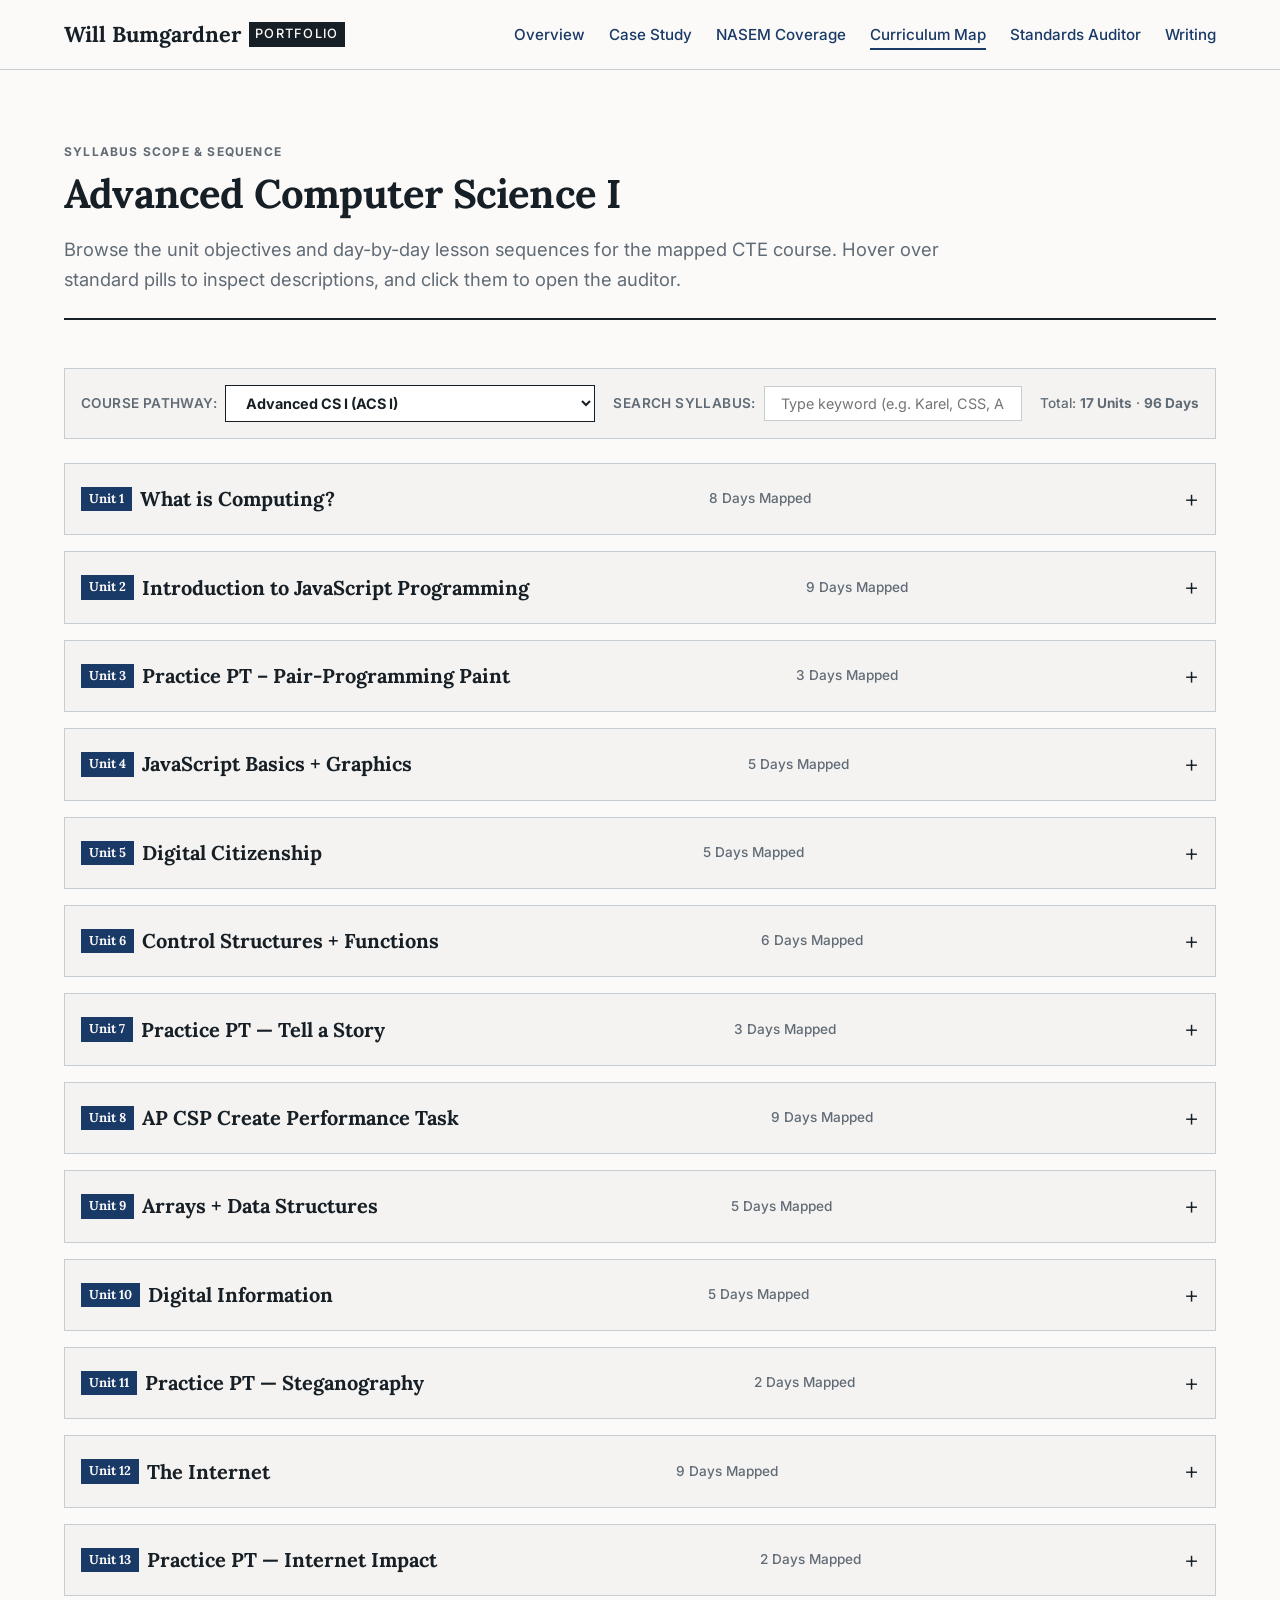
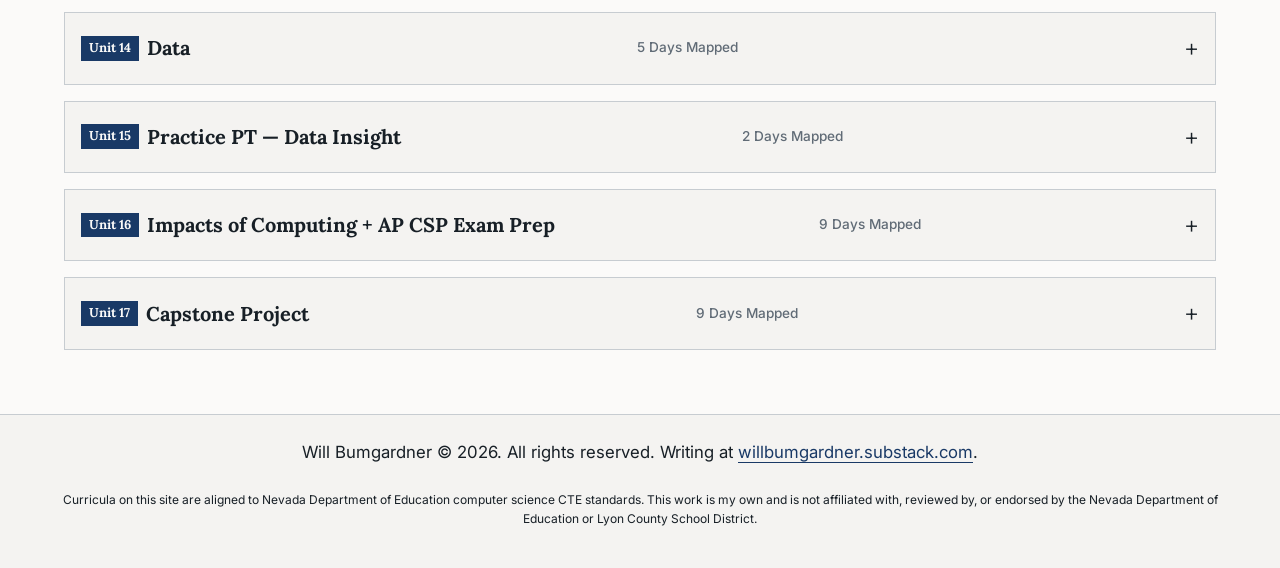
<file: curriculum.html>
<!DOCTYPE html>
<html lang="en">
<head>
  <meta charset="UTF-8">
  <meta name="viewport" content="width=device-width, initial-scale=1.0">
  <title>ACS I Curriculum Roadmap & Syllabus Browser</title>
  <meta name="description" content="Scope and sequence browser for Advanced Computer Science I, including unit outlines, day-by-day lesson titles, and standards coverage.">
  <link rel="stylesheet" href="style.css">
  <style>
    /* Curriculum specific styles */
    .curriculum-hero {
      border-bottom: 2px solid var(--border-color-dark);
      padding: var(--spacing-lg) 0;
      margin-bottom: var(--spacing-xl);
    }
    
    .search-filter-panel {
      background-color: var(--bg-card);
      border: 1px solid var(--border-color);
      padding: var(--spacing-md);
      margin-bottom: var(--spacing-lg);
      display: flex;
      flex-wrap: wrap;
      gap: var(--spacing-md);
      align-items: center;
      justify-content: space-between;
    }
    
    .unit-badge {
      display: inline-block;
      font-size: 0.8rem;
      font-weight: 700;
      background-color: var(--color-accent);
      color: var(--bg-canvas);
      padding: 2px 8px;
      margin-right: var(--spacing-sm);
    }
    
    .unit-summary-title {
      font-family: var(--font-serif);
      font-size: 1.25rem;
      font-weight: 700;
      display: flex;
      align-items: center;
    }
    
    .unit-summary-meta {
      font-family: var(--font-sans);
      font-size: 0.85rem;
      color: var(--text-secondary);
      font-weight: 500;
    }
    
    .day-card {
      border: 1px solid var(--border-color);
      padding: var(--spacing-md);
      background-color: var(--bg-card);
      transition: all 0.2s ease;
      display: flex;
      flex-direction: column;
      justify-content: space-between;
    }
    
    .day-card:hover {
      border-color: var(--border-color-dark);
      background-color: var(--bg-canvas);
    }
    
    .day-card.highlight-search {
      border-color: var(--color-accent);
      background-color: hsl(215, 30%, 96%);
    }
  </style>
</head>
<body>

  <!-- Navigation -->
  <header>
    <div class="nav-container">
      <a href="index.html" class="brand">
        Will Bumgardner <span class="brand-subtitle">Portfolio</span>
      </a>
      <nav>
        <ul>
          <li><a href="index.html">Overview</a></li>
          <li><a href="case-study.html">Case Study</a></li>
          <li><a href="nasem-coverage.html">NASEM Coverage</a></li>
          <li><a href="curriculum.html" class="active">Curriculum Map</a></li>
          <li><a href="crosswalk.html">Standards Auditor</a></li>
          <li><a href="https://willbumgardner.substack.com">Writing</a></li>
        </ul>
      </nav>
    </div>
  </header>

  <!-- Main Content -->
  <main>
    <section class="curriculum-hero">
      <div class="card-label">Syllabus Scope &amp; Sequence</div>
      <h1 class="font-serif" id="curriculum-title">Advanced Computer Science I</h1>
      <p style="font-size: 1.15rem; color: var(--text-secondary); max-width: 900px; margin-bottom: 0;">
        Browse the unit objectives and day-by-day lesson sequences for the mapped CTE course. Hover over standard pills to inspect descriptions, and click them to open the auditor.
      </p>
    </section>

    <!-- Search & Filter Controls -->
    <div class="search-filter-panel">
      <div class="filter-group">
        <label for="select-course">Course Pathway:</label>
        <select id="select-course" style="font-weight: 700; border-color: var(--border-color-dark);">
          <option value="acs_i">Advanced CS I (ACS I)</option>
          <option value="wdd_i">Web Dev & Design I (WDD I)</option>
          <option value="dgd_i">Digital Game Design I (DGD I)</option>
          <option value="dgd_ii">Digital Game Design II (DGD II) — never taught</option>
          <option value="cet">Computer Education Technology (CET)</option>
        </select>
      </div>
      <div class="filter-group">
        <label for="curriculum-search">Search Syllabus:</label>
        <input type="text" id="curriculum-search" placeholder="Type keyword (e.g. Karel, CSS, AI)..." aria-label="Search Syllabus">
      </div>
      <div class="unit-summary-meta">
        Total: <strong id="total-units-count">17 Units</strong> · <strong id="total-days-count">110 Days</strong>
      </div>
    </div>

    <!-- Curriculum Accordion Container -->
    <div id="curriculum-accordion-container" class="accordion-group">
      <div class="text-center p-4 text-secondary">
        Loading syllabus dataset...
      </div>
    </div>
  </main>

  <!-- Footer -->
  <footer>
    <div class="footer-content">
      <p>Will Bumgardner &copy; 2026. All rights reserved. Writing at <a href="https://willbumgardner.substack.com">willbumgardner.substack.com</a>.</p>
      <p style="font-size: 0.75rem;">Curricula on this site are aligned to Nevada Department of Education computer science CTE standards. This work is my own and is not affiliated with, reviewed by, or endorsed by the Nevada Department of Education or Lyon County School District.</p>
    </div>
  </footer>

  <!-- Syllabus Browser Script -->
  <script src="curriculum.js"></script>
</body>
</html>
</file>
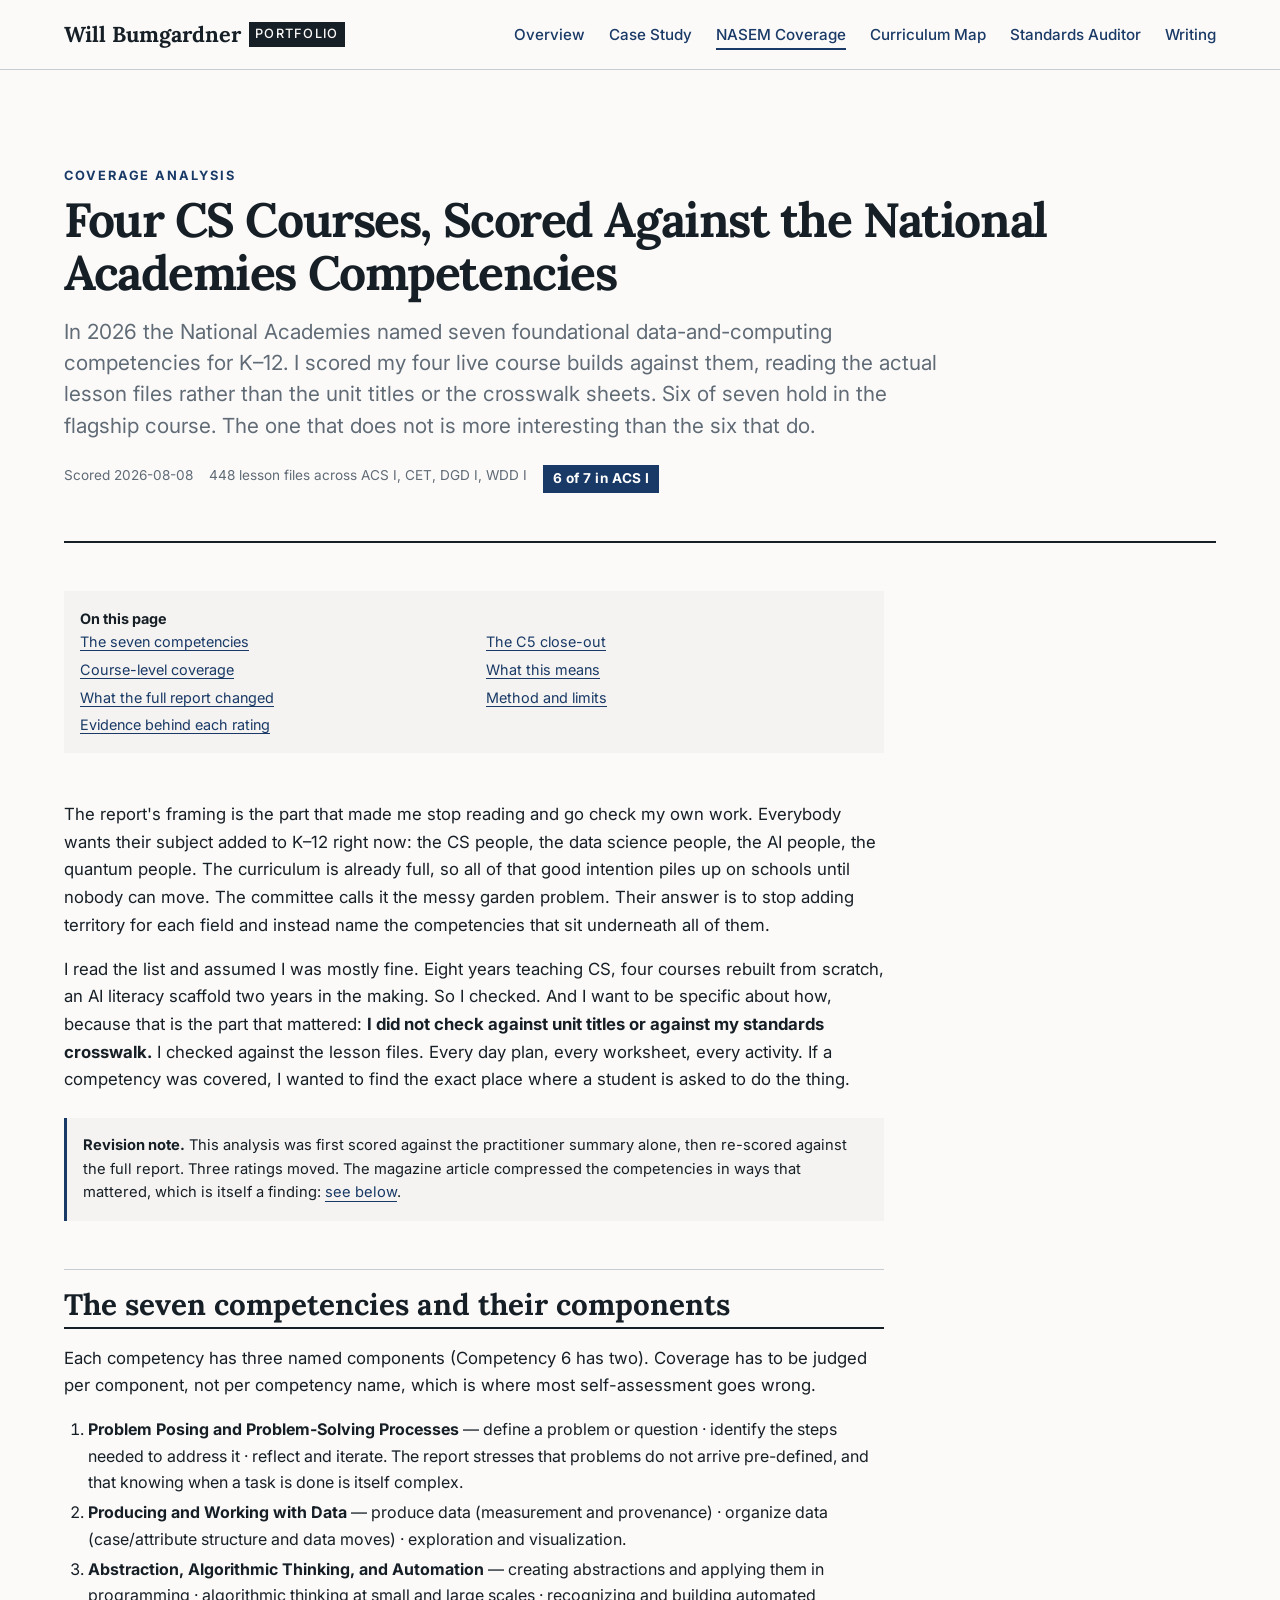
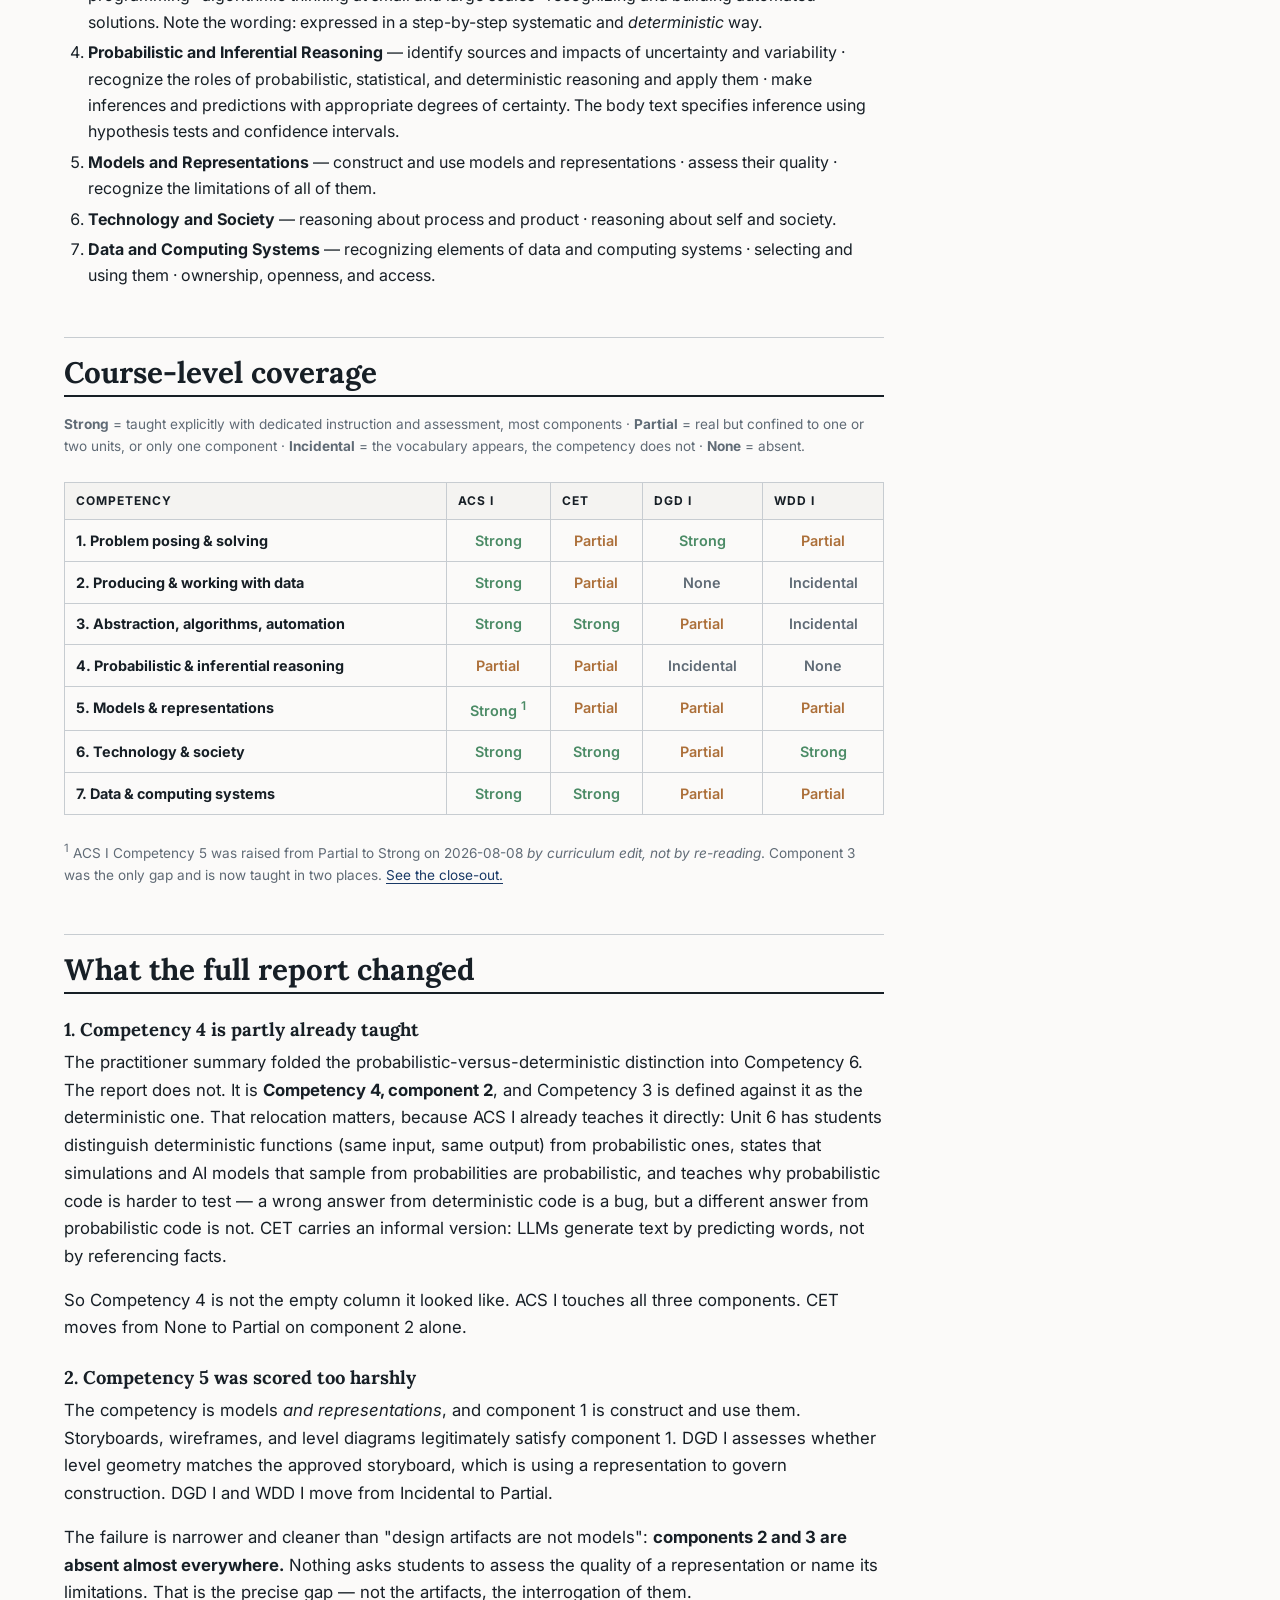
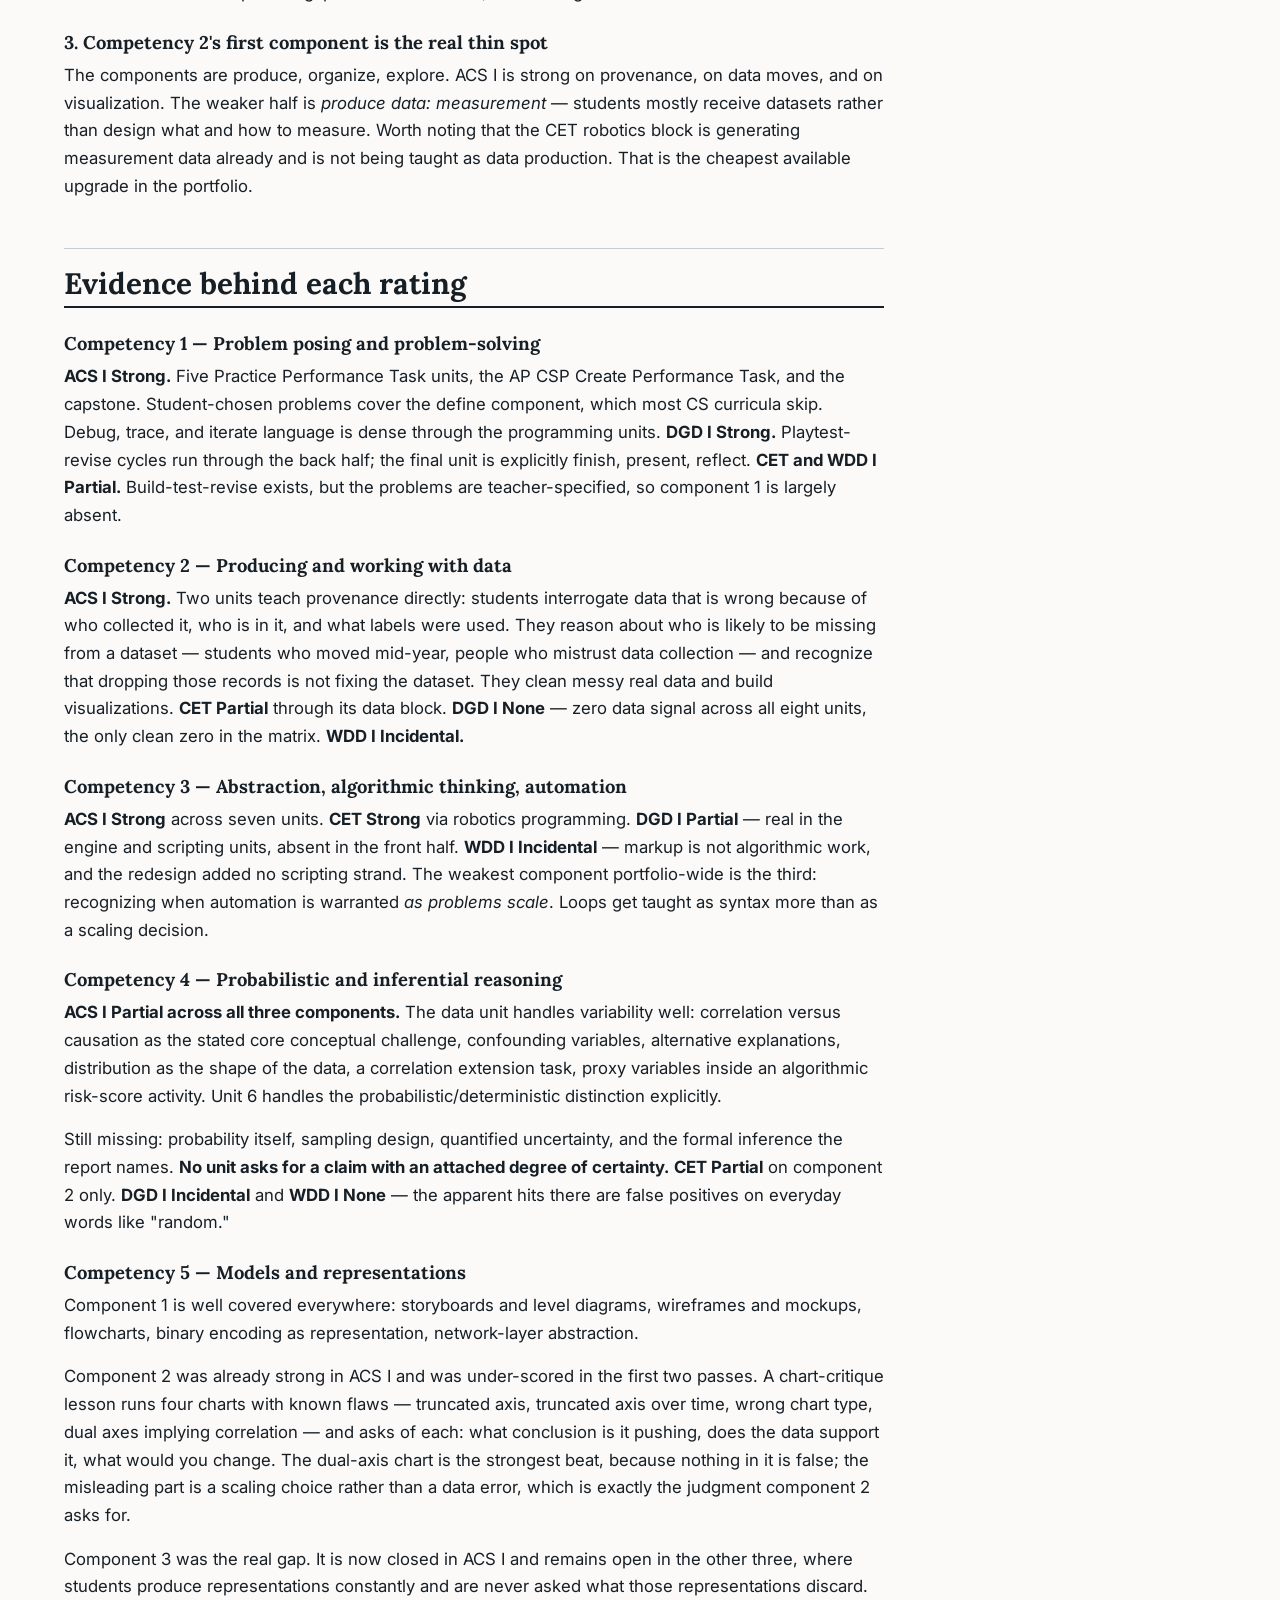
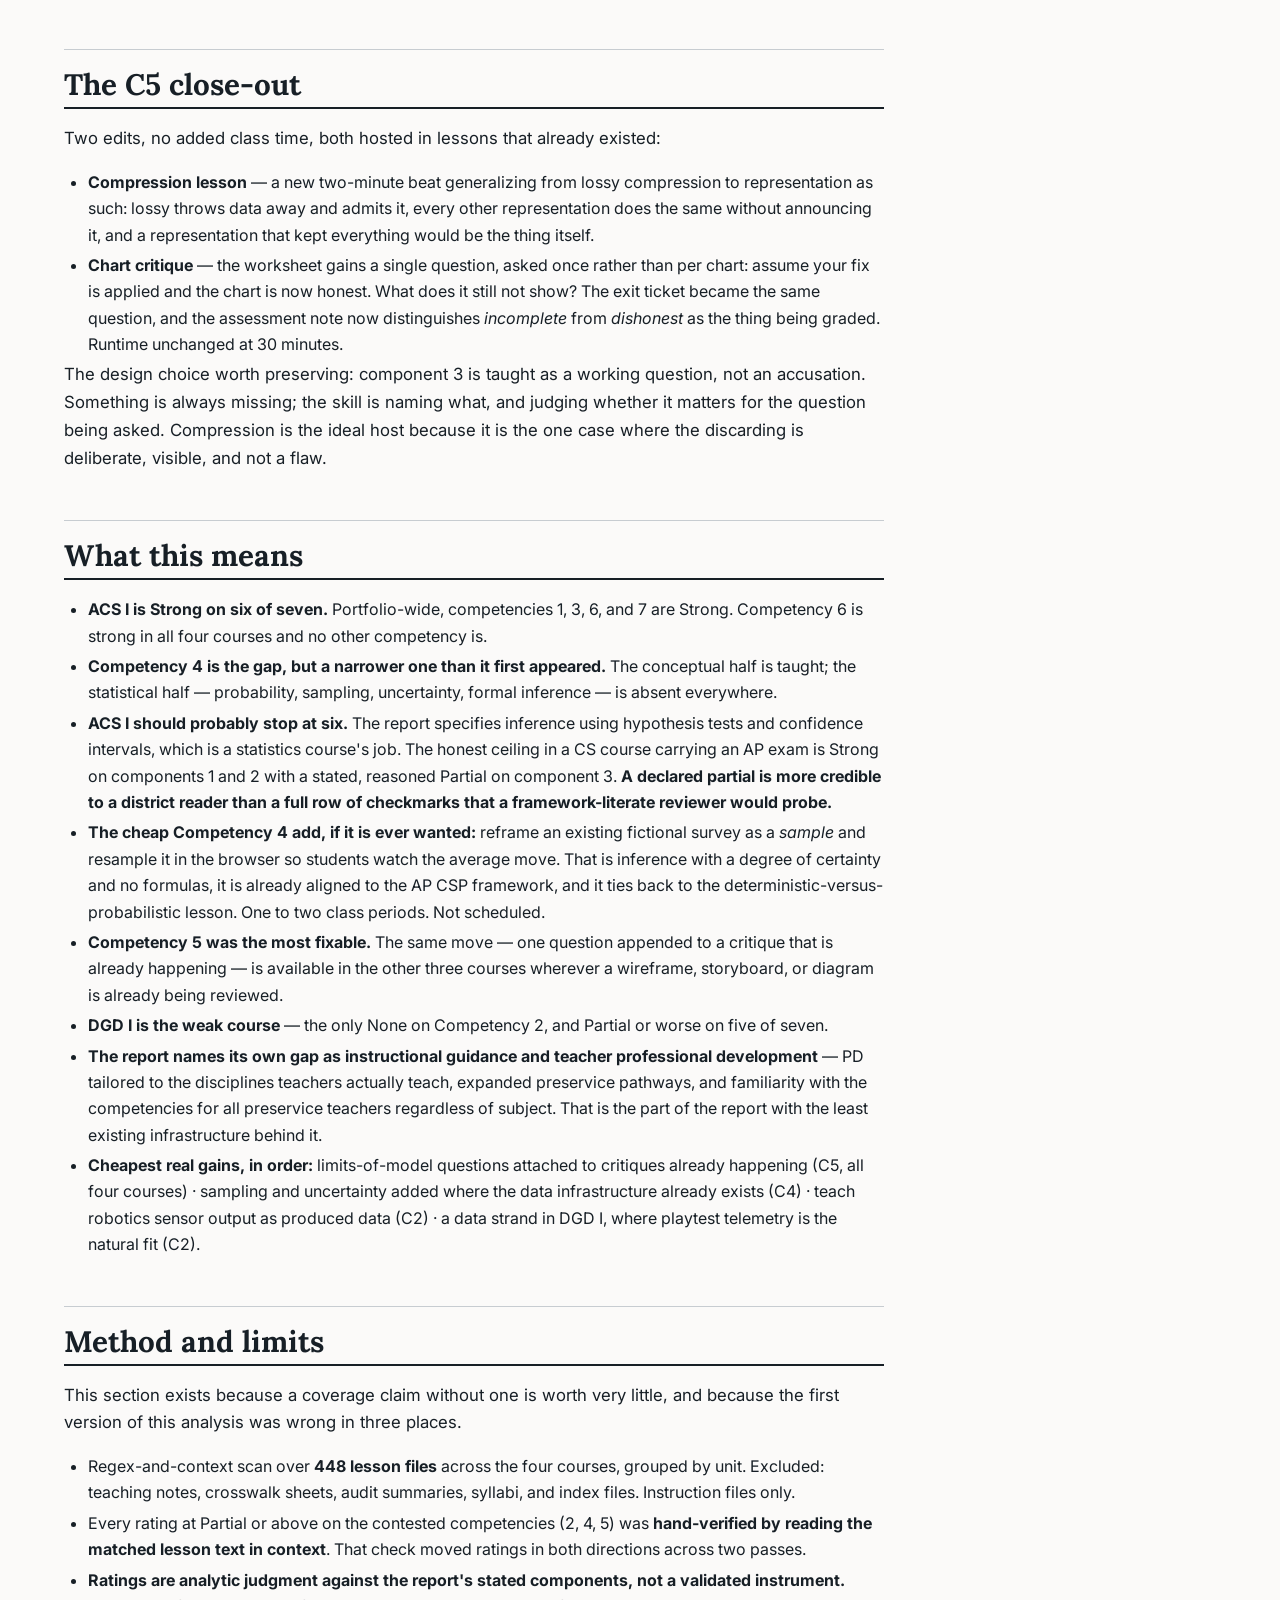
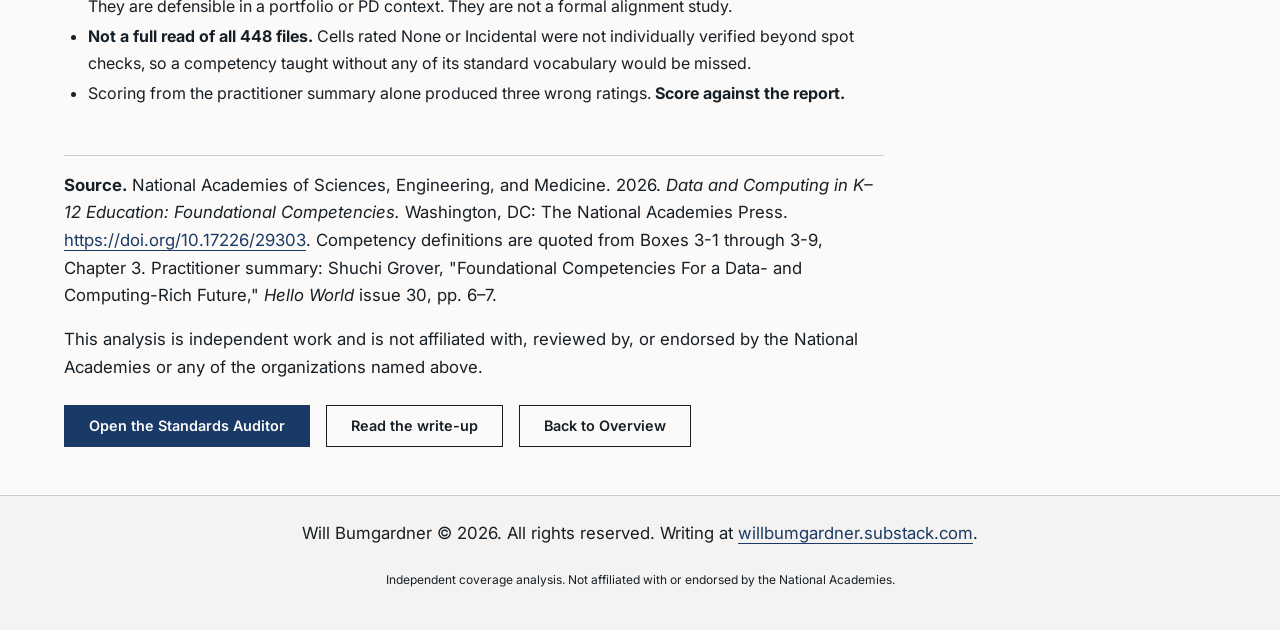
<file: nasem-coverage.html>
<!DOCTYPE html>
<html lang="en">
<head>
  <meta charset="UTF-8">
  <meta name="viewport" content="width=device-width, initial-scale=1.0">
  <title>NASEM Foundational Competencies: Coverage Analysis Across Four CS Courses</title>
  <meta name="description" content="Four high school computer science courses scored, lesson file by lesson file, against the seven foundational data-and-computing competencies named in the 2026 National Academies consensus study.">
  <link rel="stylesheet" href="style.css">
  <style>
    .na-hero {
      border-bottom: 2px solid var(--border-color-dark);
      padding: var(--spacing-xl) 0;
      margin-bottom: var(--spacing-xl);
    }
    .na-eyebrow {
      font-size: 0.8rem;
      text-transform: uppercase;
      letter-spacing: 0.15em;
      font-weight: 700;
      color: var(--color-accent);
      margin-bottom: var(--spacing-sm);
    }
    .na-hero-title {
      font-size: 3rem;
      letter-spacing: -0.03em;
      line-height: 1.1;
      margin-bottom: var(--spacing-md);
    }
    .na-hero-meta {
      display: flex;
      flex-wrap: wrap;
      gap: var(--spacing-md);
      margin-top: var(--spacing-lg);
      font-size: 0.85rem;
      color: var(--text-secondary);
    }
    .na-hero-tag {
      background: var(--color-accent);
      color: #fff;
      padding: 0.2rem 0.6rem;
      font-weight: 700;
      letter-spacing: 0.04em;
    }
    .na-body { max-width: 820px; }
    .na-body h2 {
      margin-top: var(--spacing-xl);
      padding-top: var(--spacing-md);
      border-top: 1px solid var(--border-color);
    }
    .na-body h3 { margin-top: var(--spacing-lg); font-size: 1.15rem; }
    .na-body p, .na-body li { line-height: 1.65; }
    .na-body ul, .na-body ol { padding-left: var(--spacing-lg); }
    .na-body li { margin-bottom: var(--spacing-xs); }

    /* Matrix */
    .na-table-wrap { overflow-x: auto; margin: var(--spacing-lg) 0; }
    table.na-matrix {
      border-collapse: collapse;
      width: 100%;
      font-size: 0.9rem;
      min-width: 640px;
    }
    table.na-matrix th, table.na-matrix td {
      border: 1px solid var(--border-color);
      padding: 0.55rem 0.7rem;
      text-align: left;
      vertical-align: top;
    }
    table.na-matrix thead th {
      background: var(--bg-card);
      font-size: 0.75rem;
      text-transform: uppercase;
      letter-spacing: 0.08em;
    }
    table.na-matrix td.rating { text-align: center; white-space: nowrap; font-weight: 600; }
    .r-strong { color: var(--color-success); }
    .r-partial { color: var(--color-warning); }
    .r-none, .r-incidental { color: var(--text-secondary); font-weight: 400; }

    .na-key { font-size: 0.85rem; color: var(--text-secondary); }
    .na-note {
      background: var(--bg-card);
      border-left: 3px solid var(--color-accent);
      padding: var(--spacing-md);
      margin: var(--spacing-lg) 0;
      font-size: 0.92rem;
    }
    .na-source {
      font-size: 0.85rem;
      color: var(--text-secondary);
      border-top: 1px solid var(--border-color);
      padding-top: var(--spacing-md);
      margin-top: var(--spacing-xl);
    }
    .na-toc {
      background: var(--bg-card);
      padding: var(--spacing-md);
      margin-bottom: var(--spacing-xl);
      font-size: 0.9rem;
    }
    .na-toc ul { list-style: none; padding-left: 0; columns: 2; column-gap: var(--spacing-lg); }
    @media (max-width: 640px) {
      .na-hero-title { font-size: 2rem; }
      .na-toc ul { columns: 1; }
    }
  </style>
</head>
<body>

  <header>
    <div class="nav-container">
      <a href="index.html" class="brand">
        Will Bumgardner <span class="brand-subtitle">Portfolio</span>
      </a>
      <nav>
        <ul>
          <li><a href="index.html">Overview</a></li>
          <li><a href="case-study.html">Case Study</a></li>
          <li><a href="nasem-coverage.html" class="active">NASEM Coverage</a></li>
          <li><a href="curriculum.html">Curriculum Map</a></li>
          <li><a href="crosswalk.html">Standards Auditor</a></li>
          <li><a href="https://willbumgardner.substack.com">Writing</a></li>
        </ul>
      </nav>
    </div>
  </header>

  <main>

    <section class="na-hero">
      <div class="na-eyebrow">Coverage Analysis</div>
      <h1 class="na-hero-title">Four CS Courses, Scored Against the National Academies Competencies</h1>
      <p class="lead" style="font-size: 1.3rem; line-height: 1.5; max-width: 880px; color: var(--text-secondary);">
        In 2026 the National Academies named seven foundational data-and-computing competencies for K&ndash;12.
        I scored my four live course builds against them, reading the actual lesson files rather than the unit
        titles or the crosswalk sheets. Six of seven hold in the flagship course. The one that does not is more
        interesting than the six that do.
      </p>
      <div class="na-hero-meta">
        <span>Scored 2026-08-08</span>
        <span>448 lesson files across ACS I, CET, DGD I, WDD I</span>
        <span class="na-hero-tag">6 of 7 in ACS I</span>
      </div>
    </section>

    <div class="na-body">

      <div class="na-toc">
        <strong>On this page</strong>
        <ul>
          <li><a href="#competencies">The seven competencies</a></li>
          <li><a href="#matrix">Course-level coverage</a></li>
          <li><a href="#changed">What the full report changed</a></li>
          <li><a href="#evidence">Evidence behind each rating</a></li>
          <li><a href="#c5">The C5 close-out</a></li>
          <li><a href="#means">What this means</a></li>
          <li><a href="#method">Method and limits</a></li>
        </ul>
      </div>

      <p>
        The report's framing is the part that made me stop reading and go check my own work. Everybody wants their
        subject added to K&ndash;12 right now: the CS people, the data science people, the AI people, the quantum
        people. The curriculum is already full, so all of that good intention piles up on schools until nobody can
        move. The committee calls it the messy garden problem. Their answer is to stop adding territory for each
        field and instead name the competencies that sit underneath all of them.
      </p>
      <p>
        I read the list and assumed I was mostly fine. Eight years teaching CS, four courses rebuilt from scratch,
        an AI literacy scaffold two years in the making. So I checked. And I want to be specific about how, because
        that is the part that mattered: <strong>I did not check against unit titles or against my standards
        crosswalk.</strong> I checked against the lesson files. Every day plan, every worksheet, every activity.
        If a competency was covered, I wanted to find the exact place where a student is asked to do the thing.
      </p>

      <div class="na-note">
        <strong>Revision note.</strong> This analysis was first scored against the practitioner summary alone, then
        re-scored against the full report. Three ratings moved. The magazine article compressed the competencies in
        ways that mattered, which is itself a finding: <a href="#changed">see below</a>.
      </div>

      <h2 id="competencies">The seven competencies and their components</h2>
      <p>
        Each competency has three named components (Competency 6 has two). Coverage has to be judged per component,
        not per competency name, which is where most self-assessment goes wrong.
      </p>
      <ol>
        <li><strong>Problem Posing and Problem-Solving Processes</strong> &mdash; define a problem or question &middot; identify the steps needed to address it &middot; reflect and iterate. The report stresses that problems do not arrive pre-defined, and that knowing when a task is done is itself complex.</li>
        <li><strong>Producing and Working with Data</strong> &mdash; produce data (measurement and provenance) &middot; organize data (case/attribute structure and data moves) &middot; exploration and visualization.</li>
        <li><strong>Abstraction, Algorithmic Thinking, and Automation</strong> &mdash; creating abstractions and applying them in programming &middot; algorithmic thinking at small and large scales &middot; recognizing and building automated solutions. Note the wording: expressed in a step-by-step systematic and <em>deterministic</em> way.</li>
        <li><strong>Probabilistic and Inferential Reasoning</strong> &mdash; identify sources and impacts of uncertainty and variability &middot; recognize the roles of probabilistic, statistical, and deterministic reasoning and apply them &middot; make inferences and predictions with appropriate degrees of certainty. The body text specifies inference using hypothesis tests and confidence intervals.</li>
        <li><strong>Models and Representations</strong> &mdash; construct and use models and representations &middot; assess their quality &middot; recognize the limitations of all of them.</li>
        <li><strong>Technology and Society</strong> &mdash; reasoning about process and product &middot; reasoning about self and society.</li>
        <li><strong>Data and Computing Systems</strong> &mdash; recognizing elements of data and computing systems &middot; selecting and using them &middot; ownership, openness, and access.</li>
      </ol>

      <h2 id="matrix">Course-level coverage</h2>
      <p class="na-key">
        <strong>Strong</strong> = taught explicitly with dedicated instruction and assessment, most components &middot;
        <strong>Partial</strong> = real but confined to one or two units, or only one component &middot;
        <strong>Incidental</strong> = the vocabulary appears, the competency does not &middot;
        <strong>None</strong> = absent.
      </p>

      <div class="na-table-wrap">
      <table class="na-matrix">
        <thead>
          <tr>
            <th scope="col">Competency</th>
            <th scope="col">ACS I</th>
            <th scope="col">CET</th>
            <th scope="col">DGD I</th>
            <th scope="col">WDD I</th>
          </tr>
        </thead>
        <tbody>
          <tr><th scope="row">1. Problem posing &amp; solving</th><td class="rating r-strong">Strong</td><td class="rating r-partial">Partial</td><td class="rating r-strong">Strong</td><td class="rating r-partial">Partial</td></tr>
          <tr><th scope="row">2. Producing &amp; working with data</th><td class="rating r-strong">Strong</td><td class="rating r-partial">Partial</td><td class="rating r-none">None</td><td class="rating r-incidental">Incidental</td></tr>
          <tr><th scope="row">3. Abstraction, algorithms, automation</th><td class="rating r-strong">Strong</td><td class="rating r-strong">Strong</td><td class="rating r-partial">Partial</td><td class="rating r-incidental">Incidental</td></tr>
          <tr><th scope="row">4. Probabilistic &amp; inferential reasoning</th><td class="rating r-partial">Partial</td><td class="rating r-partial">Partial</td><td class="rating r-incidental">Incidental</td><td class="rating r-none">None</td></tr>
          <tr><th scope="row">5. Models &amp; representations</th><td class="rating r-strong">Strong <sup>1</sup></td><td class="rating r-partial">Partial</td><td class="rating r-partial">Partial</td><td class="rating r-partial">Partial</td></tr>
          <tr><th scope="row">6. Technology &amp; society</th><td class="rating r-strong">Strong</td><td class="rating r-strong">Strong</td><td class="rating r-partial">Partial</td><td class="rating r-strong">Strong</td></tr>
          <tr><th scope="row">7. Data &amp; computing systems</th><td class="rating r-strong">Strong</td><td class="rating r-strong">Strong</td><td class="rating r-partial">Partial</td><td class="rating r-partial">Partial</td></tr>
        </tbody>
      </table>
      </div>
      <p class="na-key">
        <sup>1</sup> ACS I Competency 5 was raised from Partial to Strong on 2026-08-08 <em>by curriculum edit, not by
        re-reading</em>. Component 3 was the only gap and is now taught in two places. <a href="#c5">See the close-out.</a>
      </p>

      <h2 id="changed">What the full report changed</h2>

      <h3>1. Competency 4 is partly already taught</h3>
      <p>
        The practitioner summary folded the probabilistic-versus-deterministic distinction into Competency 6. The
        report does not. It is <strong>Competency 4, component 2</strong>, and Competency 3 is defined against it as
        the deterministic one. That relocation matters, because ACS I already teaches it directly: Unit 6 has students
        distinguish deterministic functions (same input, same output) from probabilistic ones, states that simulations
        and AI models that sample from probabilities are probabilistic, and teaches why probabilistic code is harder to
        test &mdash; a wrong answer from deterministic code is a bug, but a different answer from probabilistic code is
        not. CET carries an informal version: LLMs generate text by predicting words, not by referencing facts.
      </p>
      <p>
        So Competency 4 is not the empty column it looked like. ACS I touches all three components. CET moves from
        None to Partial on component 2 alone.
      </p>

      <h3>2. Competency 5 was scored too harshly</h3>
      <p>
        The competency is models <em>and representations</em>, and component 1 is construct and use them. Storyboards,
        wireframes, and level diagrams legitimately satisfy component 1. DGD I assesses whether level geometry matches
        the approved storyboard, which is using a representation to govern construction. DGD I and WDD I move from
        Incidental to Partial.
      </p>
      <p>
        The failure is narrower and cleaner than "design artifacts are not models": <strong>components 2 and 3 are
        absent almost everywhere.</strong> Nothing asks students to assess the quality of a representation or name its
        limitations. That is the precise gap &mdash; not the artifacts, the interrogation of them.
      </p>

      <h3>3. Competency 2's first component is the real thin spot</h3>
      <p>
        The components are produce, organize, explore. ACS I is strong on provenance, on data moves, and on
        visualization. The weaker half is <em>produce data: measurement</em> &mdash; students mostly receive datasets
        rather than design what and how to measure. Worth noting that the CET robotics block is generating measurement
        data already and is not being taught as data production. That is the cheapest available upgrade in the portfolio.
      </p>

      <h2 id="evidence">Evidence behind each rating</h2>

      <h3>Competency 1 &mdash; Problem posing and problem-solving</h3>
      <p>
        <strong>ACS I Strong.</strong> Five Practice Performance Task units, the AP CSP Create Performance Task, and the
        capstone. Student-chosen problems cover the define component, which most CS curricula skip. Debug, trace, and
        iterate language is dense through the programming units.
        <strong>DGD I Strong.</strong> Playtest-revise cycles run through the back half; the final unit is explicitly
        finish, present, reflect.
        <strong>CET and WDD I Partial.</strong> Build-test-revise exists, but the problems are teacher-specified, so
        component 1 is largely absent.
      </p>

      <h3>Competency 2 &mdash; Producing and working with data</h3>
      <p>
        <strong>ACS I Strong.</strong> Two units teach provenance directly: students interrogate data that is wrong
        because of who collected it, who is in it, and what labels were used. They reason about who is likely to be
        missing from a dataset &mdash; students who moved mid-year, people who mistrust data collection &mdash; and
        recognize that dropping those records is not fixing the dataset. They clean messy real data and build
        visualizations.
        <strong>CET Partial</strong> through its data block.
        <strong>DGD I None</strong> &mdash; zero data signal across all eight units, the only clean zero in the matrix.
        <strong>WDD I Incidental.</strong>
      </p>

      <h3>Competency 3 &mdash; Abstraction, algorithmic thinking, automation</h3>
      <p>
        <strong>ACS I Strong</strong> across seven units. <strong>CET Strong</strong> via robotics programming.
        <strong>DGD I Partial</strong> &mdash; real in the engine and scripting units, absent in the front half.
        <strong>WDD I Incidental</strong> &mdash; markup is not algorithmic work, and the redesign added no scripting
        strand. The weakest component portfolio-wide is the third: recognizing when automation is warranted <em>as
        problems scale</em>. Loops get taught as syntax more than as a scaling decision.
      </p>

      <h3>Competency 4 &mdash; Probabilistic and inferential reasoning</h3>
      <p>
        <strong>ACS I Partial across all three components.</strong> The data unit handles variability well: correlation
        versus causation as the stated core conceptual challenge, confounding variables, alternative explanations,
        distribution as the shape of the data, a correlation extension task, proxy variables inside an algorithmic
        risk-score activity. Unit 6 handles the probabilistic/deterministic distinction explicitly.
      </p>
      <p>
        Still missing: probability itself, sampling design, quantified uncertainty, and the formal inference the report
        names. <strong>No unit asks for a claim with an attached degree of certainty.</strong>
        <strong>CET Partial</strong> on component 2 only. <strong>DGD I Incidental</strong> and <strong>WDD I None</strong>
        &mdash; the apparent hits there are false positives on everyday words like "random."
      </p>

      <h3>Competency 5 &mdash; Models and representations</h3>
      <p>
        Component 1 is well covered everywhere: storyboards and level diagrams, wireframes and mockups, flowcharts,
        binary encoding as representation, network-layer abstraction.
      </p>
      <p>
        Component 2 was already strong in ACS I and was under-scored in the first two passes. A chart-critique lesson
        runs four charts with known flaws &mdash; truncated axis, truncated axis over time, wrong chart type, dual axes
        implying correlation &mdash; and asks of each: what conclusion is it pushing, does the data support it, what
        would you change. The dual-axis chart is the strongest beat, because nothing in it is false; the misleading part
        is a scaling choice rather than a data error, which is exactly the judgment component 2 asks for.
      </p>
      <p>
        Component 3 was the real gap. It is now closed in ACS I and remains open in the other three, where students
        produce representations constantly and are never asked what those representations discard.
      </p>

      <h2 id="c5">The C5 close-out</h2>
      <p>Two edits, no added class time, both hosted in lessons that already existed:</p>
      <ul>
        <li>
          <strong>Compression lesson</strong> &mdash; a new two-minute beat generalizing from lossy compression to
          representation as such: lossy throws data away and admits it, every other representation does the same
          without announcing it, and a representation that kept everything would be the thing itself.
        </li>
        <li>
          <strong>Chart critique</strong> &mdash; the worksheet gains a single question, asked once rather than per
          chart: assume your fix is applied and the chart is now honest. What does it still not show? The exit ticket
          became the same question, and the assessment note now distinguishes <em>incomplete</em> from <em>dishonest</em>
          as the thing being graded. Runtime unchanged at 30 minutes.
        </li>
      </ul>
      <p>
        The design choice worth preserving: component 3 is taught as a working question, not an accusation. Something
        is always missing; the skill is naming what, and judging whether it matters for the question being asked.
        Compression is the ideal host because it is the one case where the discarding is deliberate, visible, and not
        a flaw.
      </p>

      <h2 id="means">What this means</h2>
      <ul>
        <li><strong>ACS I is Strong on six of seven.</strong> Portfolio-wide, competencies 1, 3, 6, and 7 are Strong. Competency 6 is strong in all four courses and no other competency is.</li>
        <li><strong>Competency 4 is the gap, but a narrower one than it first appeared.</strong> The conceptual half is taught; the statistical half &mdash; probability, sampling, uncertainty, formal inference &mdash; is absent everywhere.</li>
        <li><strong>ACS I should probably stop at six.</strong> The report specifies inference using hypothesis tests and confidence intervals, which is a statistics course's job. The honest ceiling in a CS course carrying an AP exam is Strong on components 1 and 2 with a stated, reasoned Partial on component 3. <strong>A declared partial is more credible to a district reader than a full row of checkmarks that a framework-literate reviewer would probe.</strong></li>
        <li><strong>The cheap Competency 4 add, if it is ever wanted:</strong> reframe an existing fictional survey as a <em>sample</em> and resample it in the browser so students watch the average move. That is inference with a degree of certainty and no formulas, it is already aligned to the AP CSP framework, and it ties back to the deterministic-versus-probabilistic lesson. One to two class periods. Not scheduled.</li>
        <li><strong>Competency 5 was the most fixable.</strong> The same move &mdash; one question appended to a critique that is already happening &mdash; is available in the other three courses wherever a wireframe, storyboard, or diagram is already being reviewed.</li>
        <li><strong>DGD I is the weak course</strong> &mdash; the only None on Competency 2, and Partial or worse on five of seven.</li>
        <li><strong>The report names its own gap as instructional guidance and teacher professional development</strong> &mdash; PD tailored to the disciplines teachers actually teach, expanded preservice pathways, and familiarity with the competencies for all preservice teachers regardless of subject. That is the part of the report with the least existing infrastructure behind it.</li>
        <li><strong>Cheapest real gains, in order:</strong> limits-of-model questions attached to critiques already happening (C5, all four courses) &middot; sampling and uncertainty added where the data infrastructure already exists (C4) &middot; teach robotics sensor output as produced data (C2) &middot; a data strand in DGD I, where playtest telemetry is the natural fit (C2).</li>
      </ul>

      <h2 id="method">Method and limits</h2>
      <p>
        This section exists because a coverage claim without one is worth very little, and because the first version of
        this analysis was wrong in three places.
      </p>
      <ul>
        <li>Regex-and-context scan over <strong>448 lesson files</strong> across the four courses, grouped by unit. Excluded: teaching notes, crosswalk sheets, audit summaries, syllabi, and index files. Instruction files only.</li>
        <li>Every rating at Partial or above on the contested competencies (2, 4, 5) was <strong>hand-verified by reading the matched lesson text in context</strong>. That check moved ratings in both directions across two passes.</li>
        <li><strong>Ratings are analytic judgment against the report's stated components, not a validated instrument.</strong> They are defensible in a portfolio or PD context. They are not a formal alignment study.</li>
        <li><strong>Not a full read of all 448 files.</strong> Cells rated None or Incidental were not individually verified beyond spot checks, so a competency taught without any of its standard vocabulary would be missed.</li>
        <li>Scoring from the practitioner summary alone produced three wrong ratings. <strong>Score against the report.</strong></li>
      </ul>

      <div class="na-source">
        <p>
          <strong>Source.</strong> National Academies of Sciences, Engineering, and Medicine. 2026.
          <em>Data and Computing in K&ndash;12 Education: Foundational Competencies.</em> Washington, DC: The National
          Academies Press. <a href="https://doi.org/10.17226/29303">https://doi.org/10.17226/29303</a>.
          Competency definitions are quoted from Boxes 3-1 through 3-9, Chapter 3. Practitioner summary:
          Shuchi Grover, "Foundational Competencies For a Data- and Computing-Rich Future," <em>Hello World</em>
          issue 30, pp. 6&ndash;7.
        </p>
        <p>
          This analysis is independent work and is not affiliated with, reviewed by, or endorsed by the National
          Academies or any of the organizations named above.
        </p>
      </div>

      <div style="margin-top: var(--spacing-lg); display: flex; gap: var(--spacing-md); flex-wrap: wrap;">
        <a href="crosswalk.html" class="btn btn-primary">Open the Standards Auditor</a>
        <a href="https://willbumgardner.substack.com" class="btn">Read the write-up</a>
        <a href="index.html" class="btn">Back to Overview</a>
      </div>

    </div>

  </main>

  <footer>
    <div class="footer-content">
      <p>Will Bumgardner &copy; 2026. All rights reserved. Writing at <a href="https://willbumgardner.substack.com">willbumgardner.substack.com</a>.</p>
      <p style="font-size: 0.75rem;">Independent coverage analysis. Not affiliated with or endorsed by the National Academies.</p>
    </div>
  </footer>

</body>
</html>
</file>
<file: style.css>
@import url('https://fonts.googleapis.com/css2?family=Inter:wght@300;400;500;600;700&family=Lora:ital,wght@0,400;0,500;0,600;0,700;1,400&display=swap');

:root {
  /* HSL Color System */
  --bg-canvas: hsl(35, 20%, 98%); /* Warm book-paper page */
  --bg-card: hsl(35, 12%, 95%); /* Soft bone/parchment */
  --bg-input: hsl(0, 0%, 100%);
  --text-primary: hsl(210, 25%, 12%); /* Deep charcoal */
  --text-secondary: hsl(210, 10%, 42%); /* Slate gray */
  --color-accent: hsl(215, 60%, 25%); /* Deep academic blue */
  --color-accent-hover: hsl(215, 60%, 35%);
  --color-success: hsl(145, 30%, 42%); /* Sage green */
  --color-warning: hsl(28, 50%, 45%); /* Ochre/burnt orange */
  --border-color: hsl(210, 10%, 80%); /* Structural grid border */
  --border-color-dark: hsl(210, 25%, 12%); /* Accent structural border */

  /* Typography */
  --font-serif: 'Lora', 'Georgia', serif;
  --font-sans: 'Inter', -apple-system, BlinkMacSystemFont, "Segoe UI", Roboto, sans-serif;

  /* Layout */
  --max-width: 1200px;
  --spacing-xs: 0.25rem;
  --spacing-sm: 0.5rem;
  --spacing-md: 1rem;
  --spacing-lg: 1.5rem;
  --spacing-xl: 3rem;
  --nav-height: 70px;
}

/* Base reset */
*, *::before, *::after {
  box-sizing: border-box;
  margin: 0;
  padding: 0;
}

html {
  font-size: 16px;
  scroll-behavior: smooth;
  background-color: var(--bg-canvas);
  color: var(--text-primary);
  -webkit-font-smoothing: antialiased;
}

body {
  font-family: var(--font-sans);
  line-height: 1.6;
  min-height: 100vh;
  display: flex;
  flex-direction: column;
}

/* Typography elements */
h1, h2, h3, h4 {
  font-family: var(--font-serif);
  font-weight: 700;
  color: var(--text-primary);
  line-height: 1.25;
}

h1 {
  font-size: 2.5rem;
  letter-spacing: -0.02em;
  margin-bottom: var(--spacing-md);
}

h2 {
  font-size: 1.85rem;
  margin-bottom: var(--spacing-md);
  border-bottom: 2px solid var(--border-color-dark);
  padding-bottom: var(--spacing-xs);
}

h3 {
  font-size: 1.35rem;
  margin-bottom: var(--spacing-sm);
}

p {
  margin-bottom: var(--spacing-md);
  color: var(--text-primary);
  font-size: 1.05rem;
}

a {
  color: var(--color-accent);
  text-decoration: none;
  border-bottom: 1px solid var(--color-accent);
  transition: all 0.2s ease;
}

a:hover {
  color: var(--color-accent-hover);
  border-bottom-color: var(--color-accent-hover);
}

/* Header & Navigation */
header {
  background-color: var(--bg-canvas);
  border-bottom: 1px solid var(--border-color);
  position: sticky;
  top: 0;
  z-index: 100;
  height: var(--nav-height);
}

.nav-container {
  max-width: var(--max-width);
  margin: 0 auto;
  padding: 0 var(--spacing-lg);
  height: 100%;
  display: flex;
  justify-content: space-between;
  align-items: center;
}

.brand {
  font-family: var(--font-serif);
  font-size: 1.35rem;
  font-weight: 700;
  color: var(--text-primary);
  border-bottom: none;
  display: flex;
  align-items: center;
  gap: var(--spacing-sm);
}

.brand:hover {
  color: var(--color-accent);
}

.brand-subtitle {
  font-family: var(--font-sans);
  font-size: 0.8rem;
  font-weight: 500;
  text-transform: uppercase;
  letter-spacing: 0.1em;
  background-color: var(--text-primary);
  color: var(--bg-canvas);
  padding: 2px 6px;
}

nav ul {
  display: flex;
  list-style: none;
  gap: var(--spacing-lg);
}

nav a {
  font-size: 0.95rem;
  font-weight: 500;
  border-bottom: 2px solid transparent;
  padding: var(--spacing-xs) 0;
}

nav a:hover, nav a.active {
  color: var(--color-accent);
  border-bottom: 2px solid var(--color-accent);
}

/* Layout Elements */
main {
  flex: 1;
  max-width: var(--max-width);
  width: 100%;
  margin: 0 auto;
  padding: var(--spacing-xl) var(--spacing-lg);
}

.section {
  margin-bottom: var(--spacing-xl);
}

/* Custom Grid System */
.grid-2 {
  display: grid;
  grid-template-columns: 1fr;
  gap: var(--spacing-lg);
}

@media (min-width: 768px) {
  .grid-2 {
    grid-template-columns: 1fr 1fr;
  }
}

.grid-3 {
  display: grid;
  grid-template-columns: 1fr;
  gap: var(--spacing-lg);
}

@media (min-width: 768px) {
  .grid-3 {
    grid-template-columns: repeat(3, 1fr);
  }
}

.grid-sidebar {
  display: grid;
  grid-template-columns: 1fr;
  gap: var(--spacing-lg);
}

@media (min-width: 992px) {
  .grid-sidebar {
    grid-template-columns: 280px 1fr;
  }
}

/* Card Styles (Swiss Grid cards) */
.card {
  background-color: var(--bg-card);
  border: 1px solid var(--border-color);
  padding: var(--spacing-lg);
  display: flex;
  flex-direction: column;
  position: relative;
  transition: border-color 0.2s ease;
}

.card:hover {
  border-color: var(--border-color-dark);
}

.card-label {
  font-size: 0.75rem;
  font-weight: 700;
  text-transform: uppercase;
  letter-spacing: 0.1em;
  color: var(--text-secondary);
  margin-bottom: var(--spacing-sm);
}

/* Interactive Auditor Specific Layouts */
.auditor-header-panel {
  background-color: var(--bg-card);
  border: 1px solid var(--border-color-dark);
  padding: var(--spacing-lg);
  margin-bottom: var(--spacing-lg);
}

.progress-stats-row {
  display: flex;
  flex-wrap: wrap;
  gap: var(--spacing-lg);
  align-items: center;
  justify-content: space-between;
  margin-bottom: var(--spacing-md);
}

.stat-item {
  display: flex;
  flex-direction: column;
}

.stat-val {
  font-size: 2.25rem;
  font-weight: 700;
  font-family: var(--font-serif);
  color: var(--color-accent);
}

.stat-lbl {
  font-size: 0.8rem;
  text-transform: uppercase;
  letter-spacing: 0.05em;
  color: var(--text-secondary);
}

/* Progress bar */
.progress-bar-container {
  background-color: var(--border-color);
  height: 8px;
  width: 100%;
  position: relative;
  overflow: hidden;
  margin-top: var(--spacing-sm);
}

.progress-bar-fill {
  background-color: var(--color-success);
  height: 100%;
  width: 0%;
  transition: width 0.6s cubic-bezier(0.1, 0.8, 0.3, 1);
}

.filter-bar {
  display: flex;
  flex-wrap: wrap;
  gap: var(--spacing-md);
  align-items: center;
  padding: var(--spacing-md) 0;
  border-bottom: 1px solid var(--border-color);
  margin-bottom: var(--spacing-lg);
}

.filter-group {
  display: flex;
  align-items: center;
  gap: var(--spacing-sm);
}

label {
  font-size: 0.85rem;
  font-weight: 600;
  color: var(--text-secondary);
  text-transform: uppercase;
  letter-spacing: 0.03em;
}

select, input[type="text"] {
  font-family: var(--font-sans);
  font-size: 0.9rem;
  padding: var(--spacing-sm) var(--spacing-md);
  border: 1px solid var(--border-color);
  background-color: var(--bg-input);
  color: var(--text-primary);
  outline: none;
  min-width: 180px;
}

select:focus, input[type="text"]:focus {
  border-color: var(--border-color-dark);
}

input[type="text"] {
  min-width: 250px;
}

/* Crosswalk Split Columns */
.crosswalk-columns {
  display: grid;
  grid-template-columns: 1fr;
  gap: var(--spacing-lg);
}

@media (min-width: 992px) {
  .crosswalk-columns {
    grid-template-columns: 1.1fr 0.9fr;
  }
}

.column-header {
  font-family: var(--font-serif);
  font-size: 1.35rem;
  font-weight: 700;
  padding-bottom: var(--spacing-sm);
  border-bottom: 2px solid var(--border-color-dark);
  margin-bottom: var(--spacing-md);
  display: flex;
  justify-content: space-between;
  align-items: center;
}

.column-header-count {
  font-family: var(--font-sans);
  font-size: 0.85rem;
  font-weight: 600;
  background-color: var(--bg-card);
  border: 1px solid var(--border-color);
  padding: 2px 8px;
}

.standards-tree, .lessons-list {
  max-height: 700px;
  overflow-y: auto;
  border: 1px solid var(--border-color);
  background-color: var(--bg-canvas);
}

.content-standard-header {
  background-color: var(--bg-card);
  padding: var(--spacing-sm) var(--spacing-md);
  border-bottom: 1px solid var(--border-color);
  border-top: 1px solid var(--border-color);
  font-family: var(--font-serif);
  font-weight: 700;
  font-size: 0.95rem;
  letter-spacing: 0.02em;
  position: sticky;
  top: 0;
  z-index: 5;
}

.content-standard-header h3 {
  font-size: 1rem;
  margin-bottom: 0;
}

.perf-standard-header {
  background-color: hsl(35, 10%, 93%);
  padding: var(--spacing-xs) var(--spacing-md);
  border-bottom: 1px solid var(--border-color);
  color: var(--text-secondary);
}

.perf-standard-header h4 {
  font-size: 0.85rem;
  font-family: var(--font-sans);
  font-weight: 600;
  text-transform: uppercase;
  letter-spacing: 0.03em;
  margin-bottom: 0;
}

.unit-lesson-header {
  background-color: var(--bg-card);
  padding: var(--spacing-sm) var(--spacing-md);
  border-bottom: 1px solid var(--border-color);
  border-top: 1px solid var(--border-color);
  position: sticky;
  top: 0;
  z-index: 5;
}

.unit-lesson-header h4 {
  font-size: 0.9rem;
  font-family: var(--font-serif);
  font-weight: 700;
  margin-bottom: 0;
}

/* Standard Indicator items */
.std-indicator-item {
  padding: var(--spacing-md);
  border-bottom: 1px solid var(--border-color);
  cursor: pointer;
  transition: background-color 0.15s ease;
  position: relative;
}

.std-indicator-item:last-child {
  border-bottom: none;
}

.std-indicator-item:hover {
  background-color: var(--bg-card);
}

.std-indicator-item.selected {
  background-color: var(--bg-card);
  border-left: 4px solid var(--color-accent);
  padding-left: calc(var(--spacing-md) - 4px);
}

.std-indicator-item.highlight-mapped {
  background-color: hsl(145, 25%, 93%);
}

.std-indicator-header {
  display: flex;
  justify-content: space-between;
  align-items: flex-start;
  gap: var(--spacing-sm);
  margin-bottom: var(--spacing-xs);
}

.std-code {
  font-family: var(--font-sans);
  font-weight: 700;
  font-size: 0.9rem;
  color: var(--text-primary);
}

.std-level-tag {
  font-family: var(--font-sans);
  font-size: 0.7rem;
  font-weight: 700;
  padding: 1px 5px;
  background-color: var(--border-color);
  color: var(--text-secondary);
  border-radius: 2px;
}

.std-desc {
  font-size: 0.925rem;
  color: var(--text-primary);
  margin-bottom: var(--spacing-xs);
  line-height: 1.4;
}

.std-coverage-status {
  font-size: 0.8rem;
  font-weight: 600;
  display: flex;
  align-items: center;
  gap: 4px;
}

.status-covered {
  color: var(--color-success);
}

.status-gap {
  color: var(--color-warning);
}

.status-scope {
  color: var(--text-secondary);
  font-style: italic;
}

/* Lesson Plan listing items */
.lesson-item {
  padding: var(--spacing-md);
  border-bottom: 1px solid var(--border-color);
  cursor: pointer;
  transition: all 0.15s ease;
}

.lesson-item:last-child {
  border-bottom: none;
}

.lesson-item:hover {
  background-color: var(--bg-card);
}

.lesson-item.selected {
  background-color: var(--bg-card);
  border-left: 4px solid var(--color-accent);
  padding-left: calc(var(--spacing-md) - 4px);
}

.lesson-item.highlight-mapped {
  background-color: hsl(215, 40%, 93%);
}

.lesson-meta {
  font-size: 0.75rem;
  font-weight: 700;
  text-transform: uppercase;
  color: var(--text-secondary);
  margin-bottom: var(--spacing-xs);
}

.lesson-title {
  font-family: var(--font-serif);
  font-size: 1.1rem;
  font-weight: 700;
  color: var(--text-primary);
  margin-bottom: var(--spacing-xs);
}

.lesson-stds-list {
  display: flex;
  flex-wrap: wrap;
  gap: 4px;
  margin-top: var(--spacing-xs);
}

.lesson-std-pill {
  font-size: 0.7rem;
  font-weight: 600;
  background-color: var(--bg-card);
  border: 1px solid var(--border-color);
  padding: 1px 6px;
  color: var(--color-accent);
}

.lesson-std-pill:hover {
  background-color: var(--color-accent);
  color: var(--bg-canvas);
}

/* Curriculum Detail Accordions */
.unit-block {
  margin-bottom: var(--spacing-md);
  border: 1px solid var(--border-color);
  background-color: var(--bg-card);
}

.unit-block summary {
  padding: var(--spacing-md);
  font-family: var(--font-serif);
  font-size: 1.25rem;
  font-weight: 700;
  cursor: pointer;
  list-style: none;
  display: flex;
  justify-content: space-between;
  align-items: center;
}

.unit-block summary::-webkit-details-marker {
  display: none;
}

.unit-block summary::after {
  content: '+';
  font-family: var(--font-sans);
  font-size: 1.5rem;
  font-weight: 300;
}

.unit-block[open] summary::after {
  content: '−';
}

.unit-details {
  background-color: var(--bg-canvas);
  border-top: 1px solid var(--border-color);
  padding: var(--spacing-lg);
}

.unit-description {
  font-size: 1.05rem;
  margin-bottom: var(--spacing-lg);
  font-style: italic;
  color: var(--text-secondary);
}

.day-grid {
  display: grid;
  grid-template-columns: 1fr;
  gap: var(--spacing-md);
}

@media (min-width: 768px) {
  .day-grid {
    grid-template-columns: repeat(2, 1fr);
  }
}

.day-card {
  border: 1px solid var(--border-color);
  padding: var(--spacing-md);
  background-color: var(--bg-card);
}

.day-num {
  font-weight: 700;
  font-size: 0.8rem;
  color: var(--text-secondary);
  text-transform: uppercase;
  margin-bottom: var(--spacing-xs);
}

.day-title {
  font-family: var(--font-serif);
  font-size: 1.1rem;
  font-weight: 700;
  margin-bottom: var(--spacing-xs);
}

/* Buttons */
.btn {
  font-family: var(--font-sans);
  font-weight: 600;
  font-size: 0.9rem;
  padding: var(--spacing-sm) var(--spacing-lg);
  border: 1px solid var(--border-color-dark);
  background-color: var(--bg-canvas);
  color: var(--text-primary);
  cursor: pointer;
  transition: all 0.2s ease;
  display: inline-flex;
  align-items: center;
  gap: var(--spacing-sm);
}

.btn:hover {
  background-color: var(--text-primary);
  color: var(--bg-canvas);
}

.btn-primary {
  background-color: var(--color-accent);
  color: var(--bg-canvas);
  border-color: var(--color-accent);
}

.btn-primary:hover {
  background-color: var(--color-accent-hover);
  border-color: var(--color-accent-hover);
}

/* Info Alert Panels */
.alert-panel {
  border: 1px solid var(--border-color);
  border-left: 4px solid var(--color-accent);
  padding: var(--spacing-md);
  background-color: var(--bg-card);
  margin-bottom: var(--spacing-lg);
}

.alert-panel.warning {
  border-left-color: var(--color-warning);
}

.alert-panel.success {
  border-left-color: var(--color-success);
}

.alert-title {
  font-weight: 700;
  font-size: 0.95rem;
  margin-bottom: var(--spacing-xs);
  text-transform: uppercase;
  letter-spacing: 0.05em;
}

/* Footer styling */
footer {
  border-top: 1px solid var(--border-color);
  padding: var(--spacing-lg) var(--spacing-md);
  background-color: var(--bg-card);
  text-align: center;
  font-size: 0.85rem;
  color: var(--text-secondary);
  margin-top: auto;
}

.footer-content {
  max-width: var(--max-width);
  margin: 0 auto;
  display: flex;
  flex-direction: column;
  align-items: center;
  gap: var(--spacing-sm);
}

/* Print Overrides */
@media print {
  body {
    background-color: white !important;
    color: black !important;
    font-size: 11pt !important;
  }
  
  header, footer, .filter-bar, .btn, .standards-tree::-webkit-scrollbar, .lessons-list::-webkit-scrollbar {
    display: none !important;
  }
  
  main {
    padding: 0 !important;
    max-width: 100% !important;
    width: 100% !important;
  }
  
  .crosswalk-columns {
    display: block !important;
  }
  
  .standards-tree, .lessons-list {
    max-height: none !important;
    overflow: visible !important;
    border: none !important;
  }
  
  .std-indicator-item {
    page-break-inside: avoid;
    border: 1px solid #ccc !important;
    margin-bottom: 0.5cm;
    background-color: white !important;
  }
  
  .auditor-header-panel {
    border: 1px solid black !important;
    background-color: white !important;
  }
}
</file>
